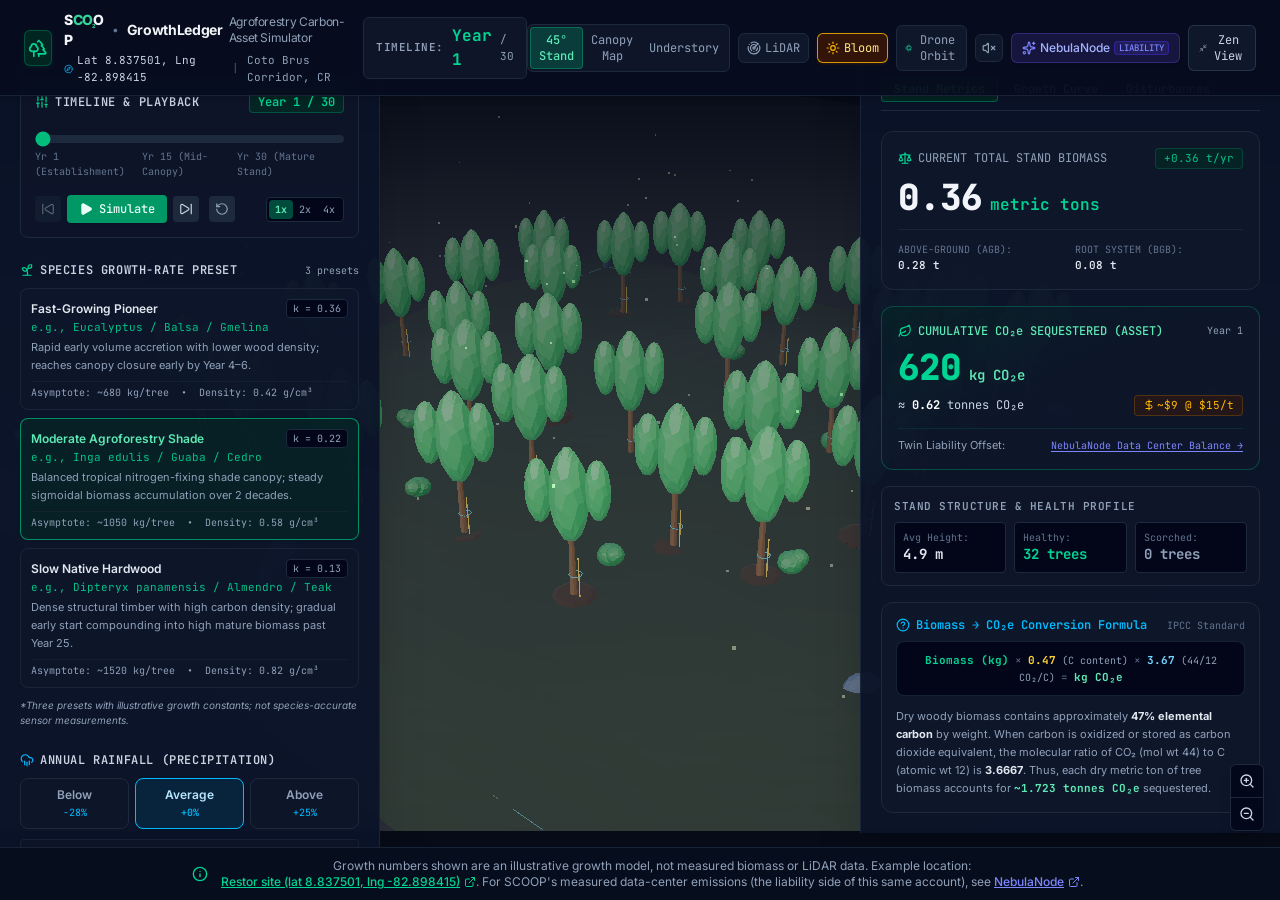
<file: growth-ledger/index.html>
<!doctype html>
<html lang="en" class="dark">
  <head>
    <meta charset="UTF-8" />
    <meta name="viewport" content="width=device-width, initial-scale=1.0" />
    <title>GrowthLedger - Agroforestry Carbon-Asset Simulator</title>
    <meta name="description" content="3D agroforestry carbon-asset simulator for the SCOOP project, modeling multi-year tree biomass growth and CO2e sequestration at tropical restoration sites." />
    <meta property="og:title" content="GrowthLedger - Agroforestry Carbon-Asset Simulator" />
    <meta property="og:description" content="3D agroforestry carbon-asset simulator for the SCOOP project, modeling multi-year tree biomass growth and CO2e sequestration at tropical restoration sites." />
    <meta property="og:type" content="website" />
    <meta name="twitter:card" content="summary_large_image" />
    <link rel="preconnect" href="https://fonts.googleapis.com">
    <link rel="preconnect" href="https://fonts.gstatic.com" crossorigin>
    <link href="https://fonts.googleapis.com/css2?family=Inter:wght@300;400;500;600;700&family=JetBrains+Mono:wght@400;500;600;700&display=swap" rel="stylesheet">
    <script type="module" crossorigin src="/growth-ledger/assets/index-DJq0vVRp.js"></script>
    <link rel="stylesheet" crossorigin href="/growth-ledger/assets/index-DtXATPAX.css">
  </head>
  <body class="bg-[#060b17] text-slate-100 overflow-hidden select-none font-sans antialiased">
    <div id="root"></div>
  </body>
</html>
</file>
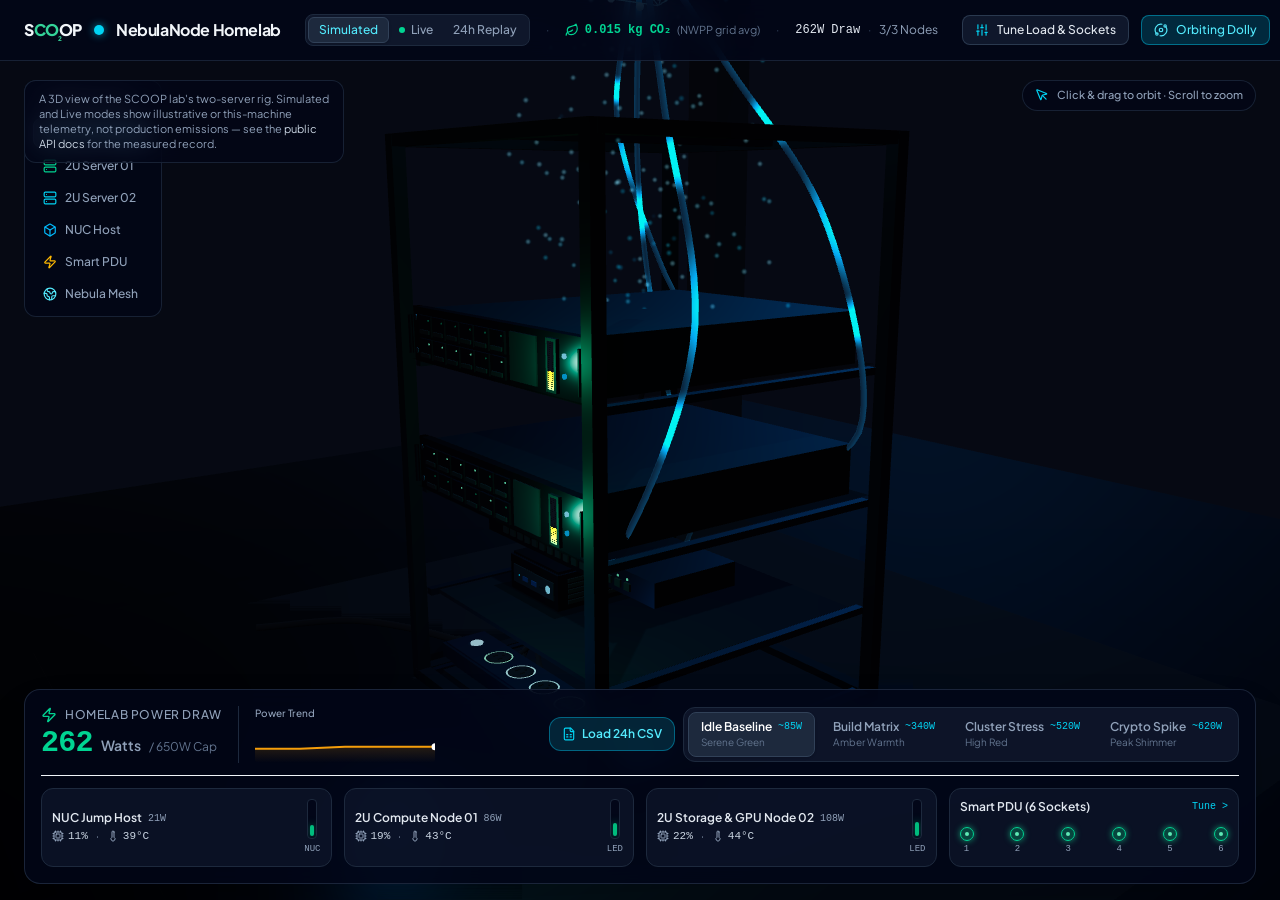
<file: lab-3d-app/index.html>
<!doctype html>
<html lang="en">
  <head>
    <meta charset="UTF-8" />
    <meta name="viewport" content="width=device-width, initial-scale=1.0" />
    <title>NebulaNode - 3D Homelab Data Center</title>
    <meta name="description" content="A compact home-lab data center rendered in stylized low-poly 3D with dynamic server load indicators, smart power telemetry, and an overhead mesh network." />
    <meta property="og:title" content="NebulaNode - 3D Homelab Data Center" />
    <meta property="og:description" content="A compact home-lab data center rendered in stylized low-poly 3D with dynamic server load indicators, smart power telemetry, and an overhead mesh network." />
    <meta property="og:type" content="website" />
    <meta name="twitter:card" content="summary_large_image" />
    <link rel="preconnect" href="https://fonts.googleapis.com" />
    <link rel="preconnect" href="https://fonts.gstatic.com" crossorigin />
    <link href="https://fonts.googleapis.com/css2?family=JetBrains+Mono:wght@400;500;600;700&family=Plus+Jakarta+Sans:wght@400;500;600;700;800&display=swap" rel="stylesheet" />
    <script type="module" crossorigin src="/lab-3d-app/assets/index-2Kly-E8y.js"></script>
    <link rel="stylesheet" crossorigin href="/lab-3d-app/assets/index-80-IdkHi.css">
  </head>
  <body>
    <div id="root"></div>
  </body>
</html>
</file>
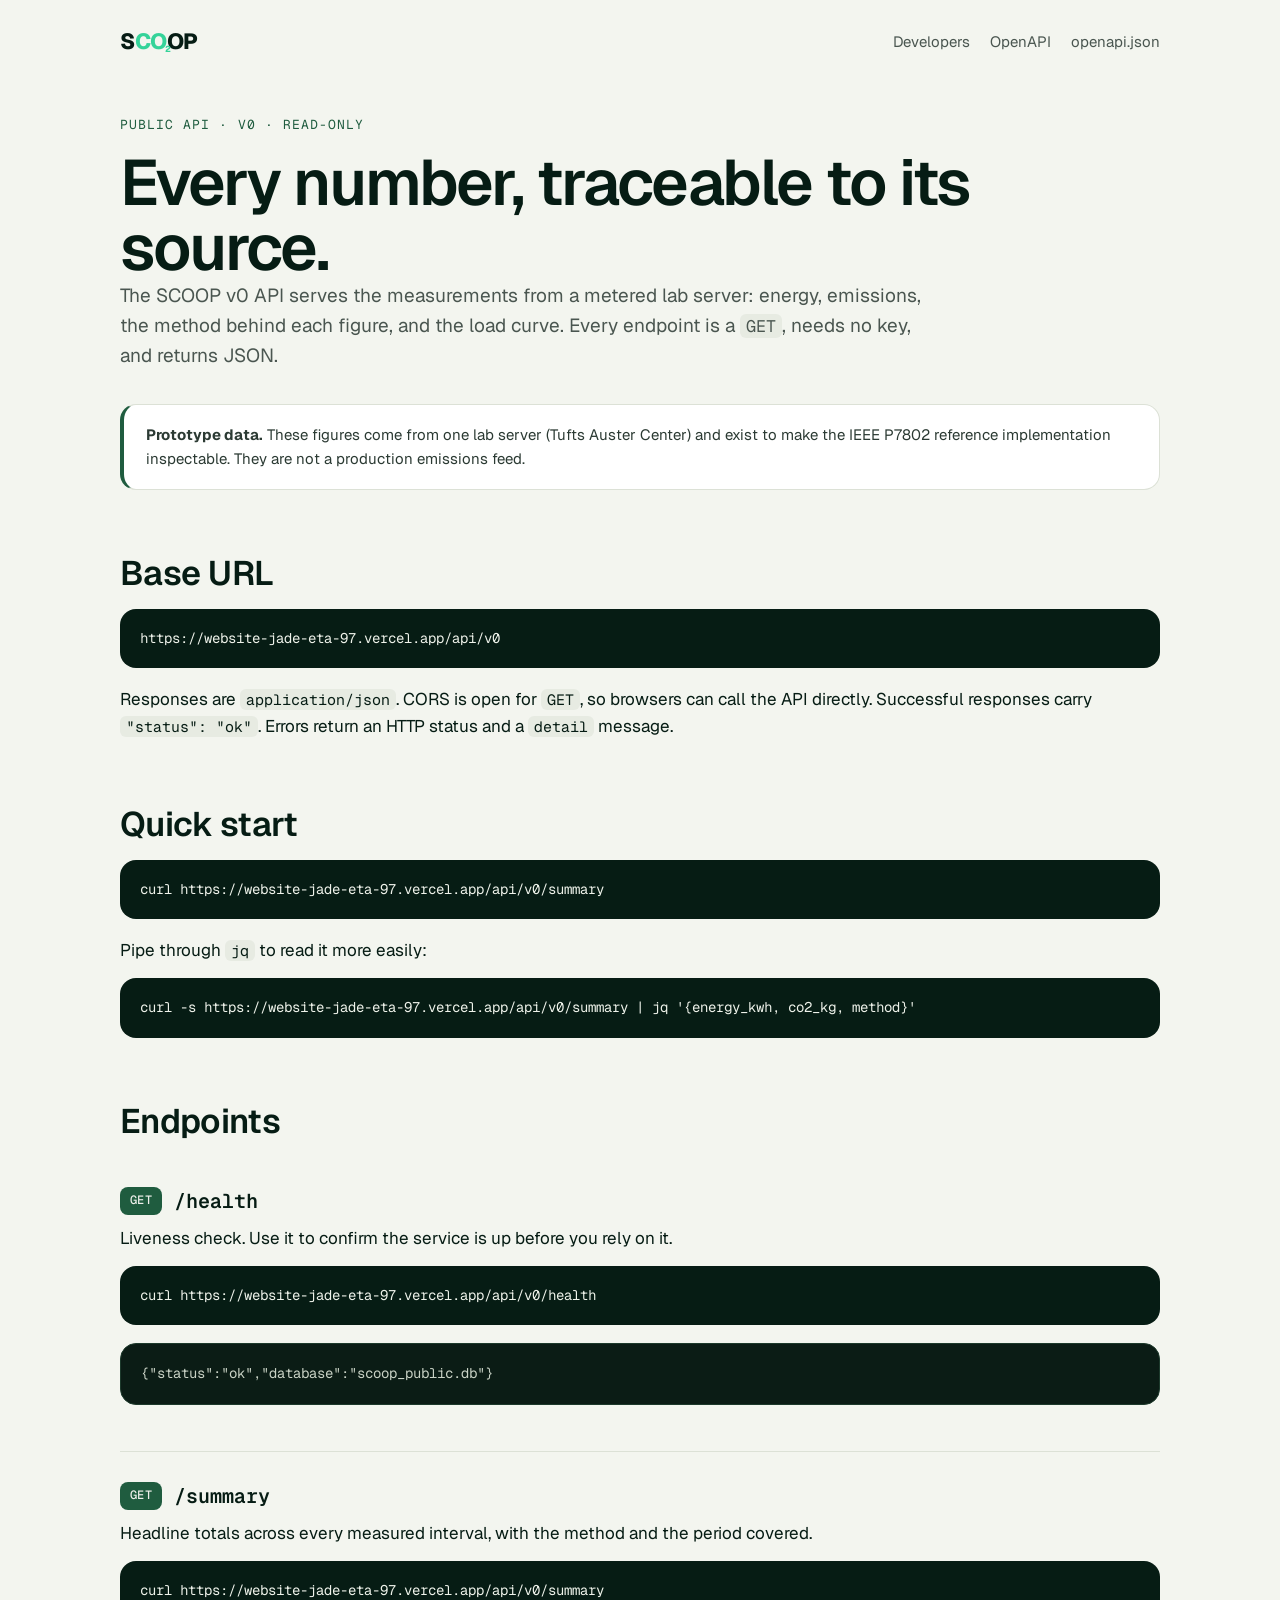
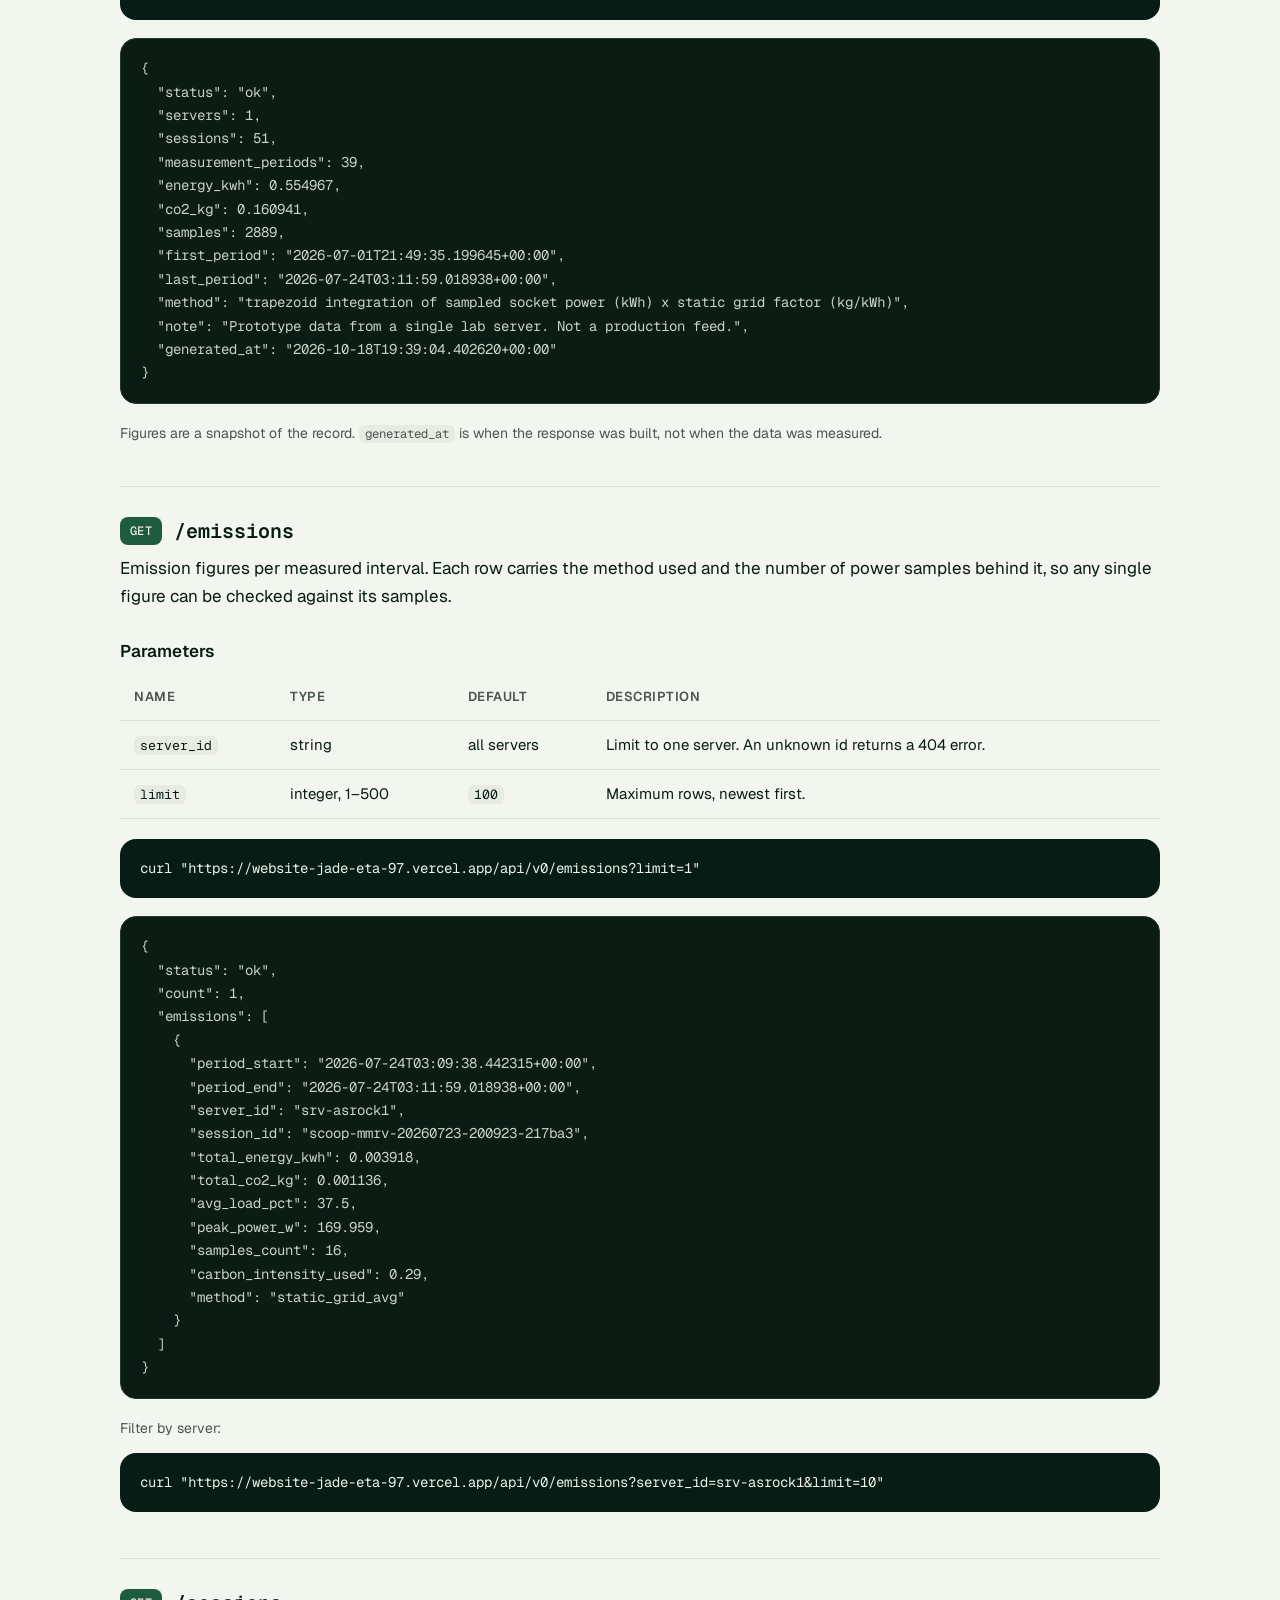
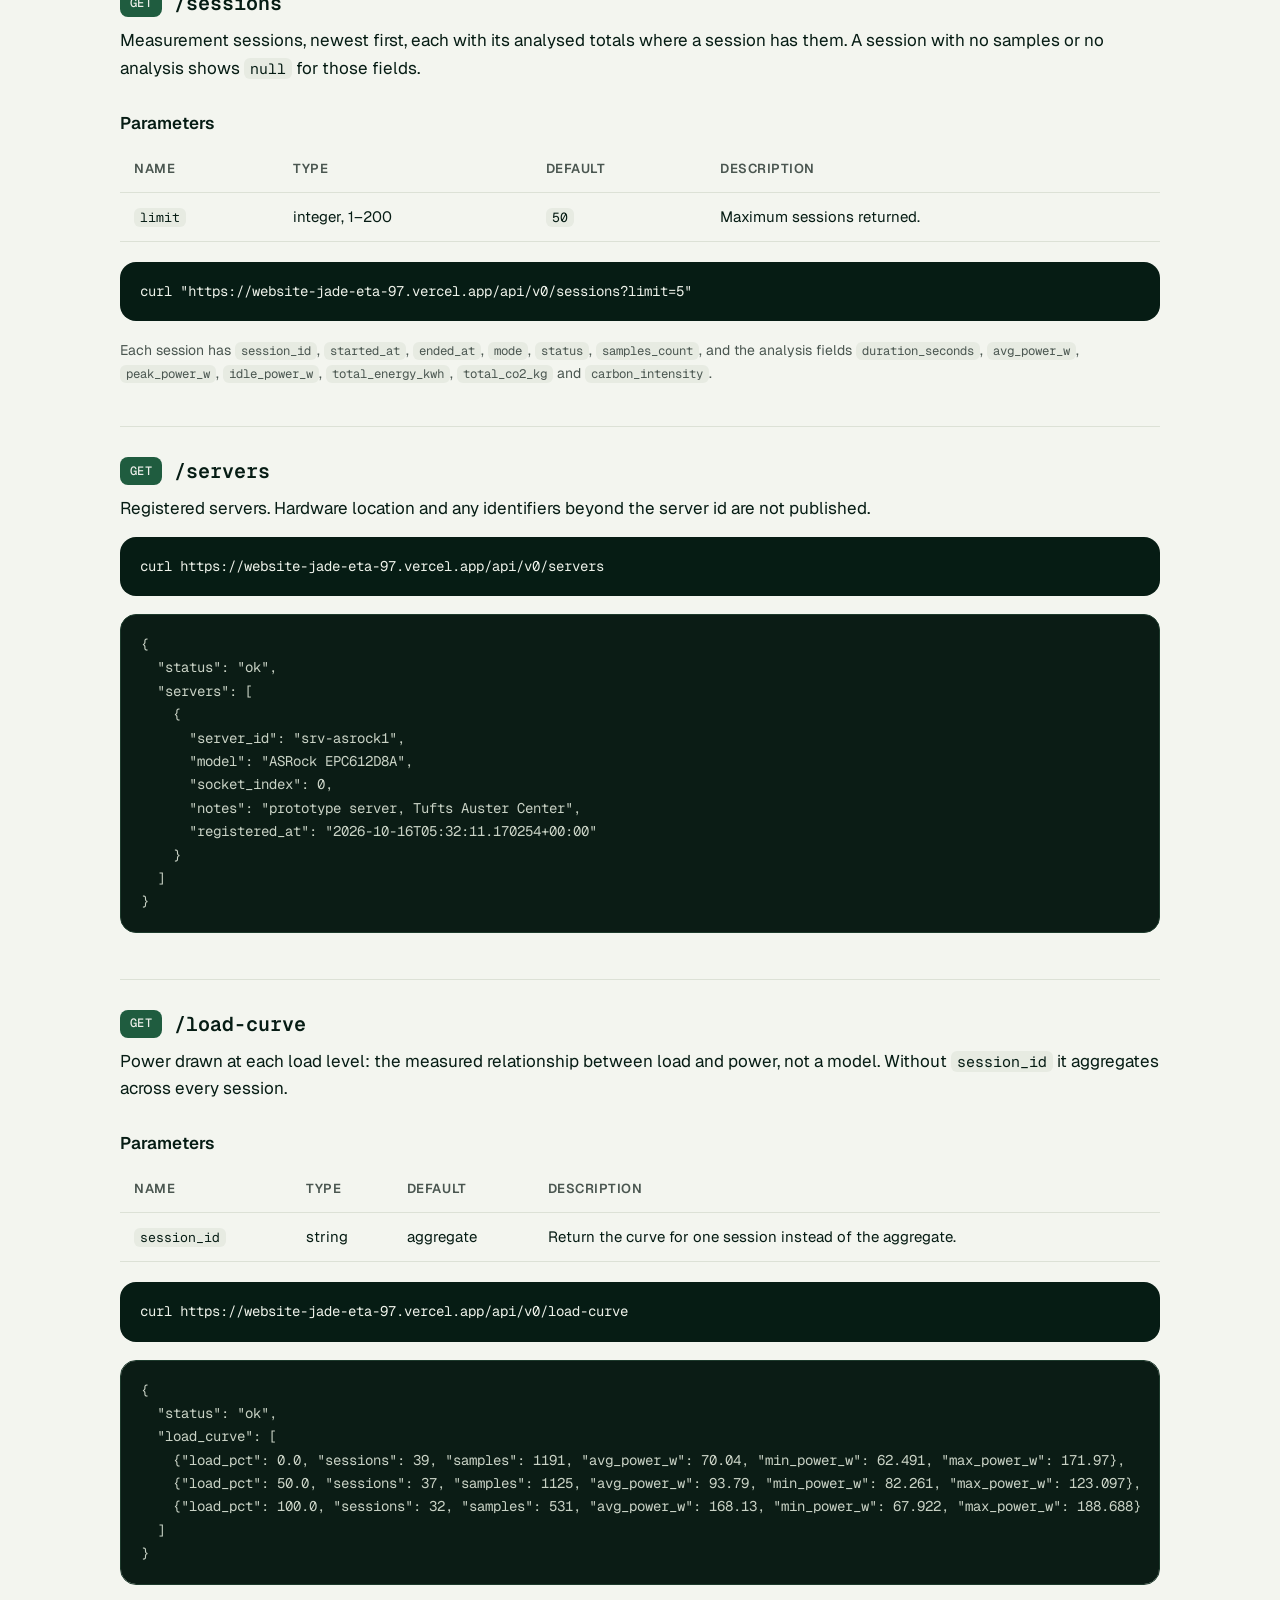
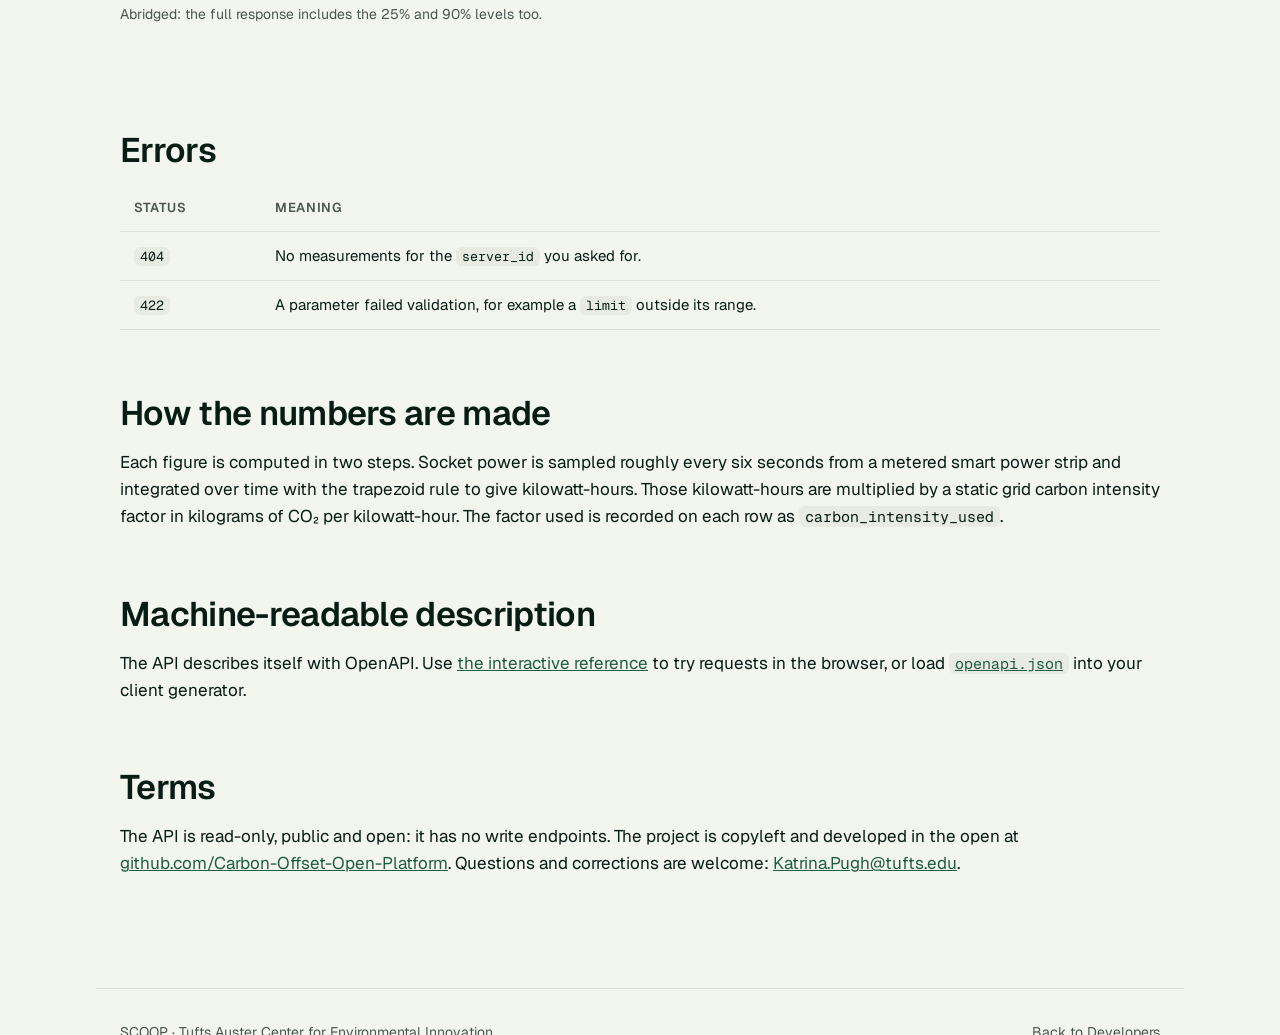
<file: api-docs.html>
<!doctype html>
<html lang="en">
<head>
<meta charset="utf-8">
<meta name="viewport" content="width=device-width, initial-scale=1">
<title>SCOOP public API, v0</title>
<meta name="description" content="Read-only public API for the SCOOP measurement record: curl examples, parameters and response shapes.">
<link rel="canonical" href="https://website-jade-eta-97.vercel.app/api-docs.html">
<meta property="og:title" content="SCOOP public API, v0">
<meta property="og:description" content="Read-only public API for the SCOOP measurement record, with curl examples.">
<meta property="og:image" content="https://website-jade-eta-97.vercel.app/assets/og.png">
<meta name="twitter:card" content="summary_large_image">
<link rel="preconnect" href="https://fonts.googleapis.com">
<link href="https://fonts.googleapis.com/css2?family=Geist:wght@400;500;600;700;800&amp;family=Geist+Mono:wght@400;500&amp;display=swap" rel="stylesheet">
<link rel="stylesheet" href="assets/site.css">
<link rel="icon" type="image/svg+xml" href="favicon.svg">
<meta name="theme-color" content="#061C14">
<style>
.wordmark{font-family:'Geist',system-ui,sans-serif;font-weight:800;letter-spacing:-0.02em;line-height:1;white-space:nowrap}
.wordmark .co{color:#34D399}
.wordmark .o2{position:relative;display:inline-block}
.wordmark .o2 sub{position:absolute;left:-0.14em;bottom:-0.22em;font-size:0.4em;color:#34D399;line-height:1}
.wordmark.on-light{color:#061C14}
</style>
</head>
<body class="dx">
<a class="dx-skip" href="#content">Skip to content</a>

<header class="dx-top">
<a class="dx-brand" href="index.html#top" aria-label="SCOOP home"><span class="wordmark on-light" role="img" aria-label="SCOOP">S<span class="co">CO</span><span class="o2">O<sub>2</sub></span>P</span></a>
<nav aria-label="API">
<a href="index.html#developers">Developers</a>
<a href="/api/docs">OpenAPI</a>
<a href="/api/openapi.json">openapi.json</a>
</nav>
</header>

<main id="content" class="dx-main">

<p class="dx-eyebrow">Public API &middot; v0 &middot; read-only</p>
<h1>Every number, traceable to its source.</h1>
<p class="dx-lede">The SCOOP v0 API serves the measurements from a metered lab server: energy, emissions, the method behind each figure, and the load curve. Every endpoint is a <code>GET</code>, needs no key, and returns JSON.</p>

<div class="dx-callout" role="note">
<strong>Prototype data.</strong> These figures come from one lab server (Tufts Auster Center) and exist to make the IEEE P7802 reference implementation inspectable. They are not a production emissions feed.
</div>

<h2 id="base">Base URL</h2>
<pre tabindex="0" class="dx-code"><code>https://website-jade-eta-97.vercel.app/api/v0</code></pre>
<p>Responses are <code>application/json</code>. CORS is open for <code>GET</code>, so browsers can call the API directly. Successful responses carry <code>"status": "ok"</code>. Errors return an HTTP status and a <code>detail</code> message.</p>

<h2 id="quick">Quick start</h2>
<pre tabindex="0" class="dx-code"><code>curl https://website-jade-eta-97.vercel.app/api/v0/summary</code></pre>
<p>Pipe through <code>jq</code> to read it more easily:</p>
<pre tabindex="0" class="dx-code"><code>curl -s https://website-jade-eta-97.vercel.app/api/v0/summary | jq '{energy_kwh, co2_kg, method}'</code></pre>

<h2 id="endpoints">Endpoints</h2>

<article class="dx-ep" id="health">
<div class="dx-ep-head"><span class="dx-method">GET</span><code>/health</code></div>
<p>Liveness check. Use it to confirm the service is up before you rely on it.</p>
<pre tabindex="0" class="dx-code"><code>curl https://website-jade-eta-97.vercel.app/api/v0/health</code></pre>
<pre tabindex="0" class="dx-code dx-out"><code>{"status":"ok","database":"scoop_public.db"}</code></pre>
</article>

<article class="dx-ep" id="summary">
<div class="dx-ep-head"><span class="dx-method">GET</span><code>/summary</code></div>
<p>Headline totals across every measured interval, with the method and the period covered.</p>
<pre tabindex="0" class="dx-code"><code>curl https://website-jade-eta-97.vercel.app/api/v0/summary</code></pre>
<pre tabindex="0" class="dx-code dx-out"><code>{
  "status": "ok",
  "servers": 1,
  "sessions": 51,
  "measurement_periods": 39,
  "energy_kwh": 0.554967,
  "co2_kg": 0.160941,
  "samples": 2889,
  "first_period": "2026-07-01T21:49:35.199645+00:00",
  "last_period": "2026-07-24T03:11:59.018938+00:00",
  "method": "trapezoid integration of sampled socket power (kWh) x static grid factor (kg/kWh)",
  "note": "Prototype data from a single lab server. Not a production feed.",
  "generated_at": "2026-10-18T19:39:04.402620+00:00"
}</code></pre>
<p class="dx-note">Figures are a snapshot of the record. <code>generated_at</code> is when the response was built, not when the data was measured.</p>
</article>

<article class="dx-ep" id="emissions">
<div class="dx-ep-head"><span class="dx-method">GET</span><code>/emissions</code></div>
<p>Emission figures per measured interval. Each row carries the method used and the number of power samples behind it, so any single figure can be checked against its samples.</p>
<h3>Parameters</h3>
<table class="dx-table">
<thead><tr><th scope="col">Name</th><th scope="col">Type</th><th scope="col">Default</th><th scope="col">Description</th></tr></thead>
<tbody>
<tr><td data-label="Name"><code>server_id</code></td><td data-label="Type">string</td><td data-label="Default">all servers</td><td data-label="Description">Limit to one server. An unknown id returns a 404 error.</td></tr>
<tr><td data-label="Name"><code>limit</code></td><td data-label="Type">integer, 1&ndash;500</td><td data-label="Default"><code>100</code></td><td data-label="Description">Maximum rows, newest first.</td></tr>
</tbody>
</table>
<pre tabindex="0" class="dx-code"><code>curl "https://website-jade-eta-97.vercel.app/api/v0/emissions?limit=1"</code></pre>
<pre tabindex="0" class="dx-code dx-out"><code>{
  "status": "ok",
  "count": 1,
  "emissions": [
    {
      "period_start": "2026-07-24T03:09:38.442315+00:00",
      "period_end": "2026-07-24T03:11:59.018938+00:00",
      "server_id": "srv-asrock1",
      "session_id": "scoop-mmrv-20260723-200923-217ba3",
      "total_energy_kwh": 0.003918,
      "total_co2_kg": 0.001136,
      "avg_load_pct": 37.5,
      "peak_power_w": 169.959,
      "samples_count": 16,
      "carbon_intensity_used": 0.29,
      "method": "static_grid_avg"
    }
  ]
}</code></pre>
<p class="dx-note">Filter by server:</p>
<pre tabindex="0" class="dx-code"><code>curl "https://website-jade-eta-97.vercel.app/api/v0/emissions?server_id=srv-asrock1&amp;limit=10"</code></pre>
</article>

<article class="dx-ep" id="sessions">
<div class="dx-ep-head"><span class="dx-method">GET</span><code>/sessions</code></div>
<p>Measurement sessions, newest first, each with its analysed totals where a session has them. A session with no samples or no analysis shows <code>null</code> for those fields.</p>
<h3>Parameters</h3>
<table class="dx-table">
<thead><tr><th scope="col">Name</th><th scope="col">Type</th><th scope="col">Default</th><th scope="col">Description</th></tr></thead>
<tbody>
<tr><td data-label="Name"><code>limit</code></td><td data-label="Type">integer, 1&ndash;200</td><td data-label="Default"><code>50</code></td><td data-label="Description">Maximum sessions returned.</td></tr>
</tbody>
</table>
<pre tabindex="0" class="dx-code"><code>curl "https://website-jade-eta-97.vercel.app/api/v0/sessions?limit=5"</code></pre>
<p class="dx-note">Each session has <code>session_id</code>, <code>started_at</code>, <code>ended_at</code>, <code>mode</code>, <code>status</code>, <code>samples_count</code>, and the analysis fields <code>duration_seconds</code>, <code>avg_power_w</code>, <code>peak_power_w</code>, <code>idle_power_w</code>, <code>total_energy_kwh</code>, <code>total_co2_kg</code> and <code>carbon_intensity</code>.</p>
</article>

<article class="dx-ep" id="servers">
<div class="dx-ep-head"><span class="dx-method">GET</span><code>/servers</code></div>
<p>Registered servers. Hardware location and any identifiers beyond the server id are not published.</p>
<pre tabindex="0" class="dx-code"><code>curl https://website-jade-eta-97.vercel.app/api/v0/servers</code></pre>
<pre tabindex="0" class="dx-code dx-out"><code>{
  "status": "ok",
  "servers": [
    {
      "server_id": "srv-asrock1",
      "model": "ASRock EPC612D8A",
      "socket_index": 0,
      "notes": "prototype server, Tufts Auster Center",
      "registered_at": "2026-10-16T05:32:11.170254+00:00"
    }
  ]
}</code></pre>
</article>

<article class="dx-ep" id="load-curve">
<div class="dx-ep-head"><span class="dx-method">GET</span><code>/load-curve</code></div>
<p>Power drawn at each load level: the measured relationship between load and power, not a model. Without <code>session_id</code> it aggregates across every session.</p>
<h3>Parameters</h3>
<table class="dx-table">
<thead><tr><th scope="col">Name</th><th scope="col">Type</th><th scope="col">Default</th><th scope="col">Description</th></tr></thead>
<tbody>
<tr><td data-label="Name"><code>session_id</code></td><td data-label="Type">string</td><td data-label="Default">aggregate</td><td data-label="Description">Return the curve for one session instead of the aggregate.</td></tr>
</tbody>
</table>
<pre tabindex="0" class="dx-code"><code>curl https://website-jade-eta-97.vercel.app/api/v0/load-curve</code></pre>
<pre tabindex="0" class="dx-code dx-out"><code>{
  "status": "ok",
  "load_curve": [
    {"load_pct": 0.0, "sessions": 39, "samples": 1191, "avg_power_w": 70.04, "min_power_w": 62.491, "max_power_w": 171.97},
    {"load_pct": 50.0, "sessions": 37, "samples": 1125, "avg_power_w": 93.79, "min_power_w": 82.261, "max_power_w": 123.097},
    {"load_pct": 100.0, "sessions": 32, "samples": 531, "avg_power_w": 168.13, "min_power_w": 67.922, "max_power_w": 188.688}
  ]
}</code></pre>
<p class="dx-note">Abridged: the full response includes the 25% and 90% levels too.</p>
</article>

<h2 id="errors">Errors</h2>
<table class="dx-table">
<thead><tr><th scope="col">Status</th><th scope="col">Meaning</th></tr></thead>
<tbody>
<tr><td data-label="Status"><code>404</code></td><td data-label="Meaning">No measurements for the <code>server_id</code> you asked for.</td></tr>
<tr><td data-label="Status"><code>422</code></td><td data-label="Meaning">A parameter failed validation, for example a <code>limit</code> outside its range.</td></tr>
</tbody>
</table>

<h2 id="method">How the numbers are made</h2>
<p>Each figure is computed in two steps. Socket power is sampled roughly every six seconds from a metered smart power strip and integrated over time with the trapezoid rule to give kilowatt-hours. Those kilowatt-hours are multiplied by a static grid carbon intensity factor in kilograms of CO&#8322; per kilowatt-hour. The factor used is recorded on each row as <code>carbon_intensity_used</code>.</p>

<h2 id="machine">Machine-readable description</h2>
<p>The API describes itself with OpenAPI. Use <a href="/api/docs">the interactive reference</a> to try requests in the browser, or load <a href="/api/openapi.json"><code>openapi.json</code></a> into your client generator.</p>

<h2 id="terms">Terms</h2>
<p>The API is read-only, public and open: it has no write endpoints. The project is copyleft and developed in the open at <a href="https://github.com/Carbon-Offset-Open-Platform">github.com/Carbon-Offset-Open-Platform</a>. Questions and corrections are welcome: <a href="mailto:Katrina.Pugh@tufts.edu">Katrina.Pugh@tufts.edu</a>.</p>

</main>

<footer class="dx-foot">
<span>SCOOP &middot; Tufts Auster Center for Environmental Innovation</span>
<a href="index.html#developers">Back to Developers</a>
</footer>
</body>
</html>
</file>
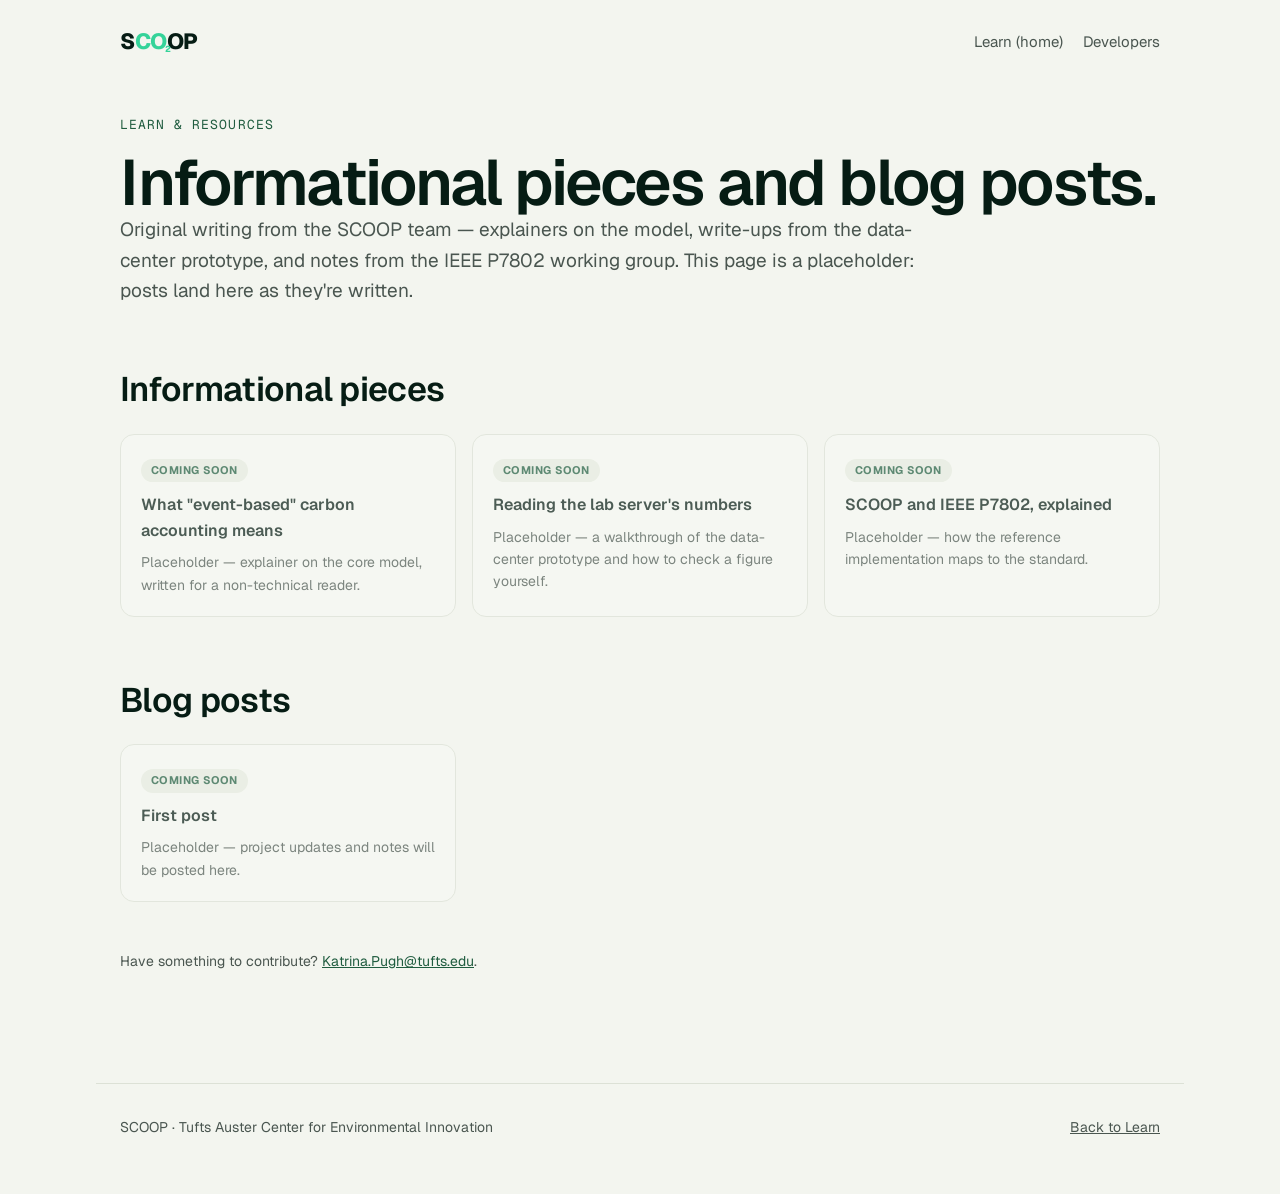
<file: resources.html>
<!doctype html>
<html lang="en">
<head>
<meta charset="utf-8">
<meta name="viewport" content="width=device-width, initial-scale=1">
<title>SCOOP Learn &amp; Resources</title>
<meta name="description" content="SCOOP informational pieces and blog posts on open, event-based carbon accounting.">
<link rel="canonical" href="https://website-jade-eta-97.vercel.app/resources.html">
<meta property="og:title" content="SCOOP Learn &amp; Resources">
<meta property="og:description" content="Informational pieces and blog posts on open, event-based carbon accounting.">
<meta property="og:image" content="https://website-jade-eta-97.vercel.app/assets/og.png">
<meta name="twitter:card" content="summary_large_image">
<link rel="preconnect" href="https://fonts.googleapis.com">
<link href="https://fonts.googleapis.com/css2?family=Geist:wght@400;500;600;700;800&amp;family=Geist+Mono:wght@400;500&amp;display=swap" rel="stylesheet">
<link rel="stylesheet" href="assets/site.css">
<link rel="icon" type="image/svg+xml" href="favicon.svg">
<meta name="theme-color" content="#061C14">
<style>
.res-grid{display:grid;grid-template-columns:repeat(auto-fill,minmax(260px,1fr));gap:16px;margin:24px 0 48px}
.res-card{border:1px solid #DCE1D6;border-radius:14px;padding:20px;background:#F7F9F4}
.res-card h3{margin:0 0 8px;font-size:16px;color:#061C14}
.res-card p{margin:0;font-size:14px;color:#4A5650}
.res-tag{display:inline-block;font-size:11px;font-weight:700;text-transform:uppercase;letter-spacing:.04em;color:#1F5C3F;background:#E7ECE1;border-radius:999px;padding:3px 10px;margin-bottom:10px}
.res-soon{opacity:.7}
.wordmark{font-family:'Geist',system-ui,sans-serif;font-weight:800;letter-spacing:-0.02em;line-height:1;white-space:nowrap}
.wordmark .co{color:#34D399}
.wordmark .o2{position:relative;display:inline-block}
.wordmark .o2 sub{position:absolute;left:-0.14em;bottom:-0.22em;font-size:0.4em;color:#34D399;line-height:1}
.wordmark.on-light{color:#061C14}
</style>
</head>
<body class="dx">
<a class="dx-skip" href="#content">Skip to content</a>

<header class="dx-top">
<a class="dx-brand" href="index.html#top" aria-label="SCOOP home"><span class="wordmark on-light" role="img" aria-label="SCOOP">S<span class="co">CO</span><span class="o2">O<sub>2</sub></span>P</span></a>
<nav aria-label="Resources">
<a href="index.html#learn">Learn (home)</a>
<a href="index.html#developers">Developers</a>
</nav>
</header>

<main id="content" class="dx-main">

<p class="dx-eyebrow">Learn &amp; Resources</p>
<h1>Informational pieces and blog posts.</h1>
<p class="dx-lede">Original writing from the SCOOP team — explainers on the model, write-ups from the data-center prototype, and notes from the IEEE P7802 working group. This page is a placeholder: posts land here as they're written.</p>

<h2 id="informational">Informational pieces</h2>
<div class="res-grid">
<div class="res-card res-soon"><span class="res-tag">Coming soon</span><h3>What "event-based" carbon accounting means</h3><p>Placeholder — explainer on the core model, written for a non-technical reader.</p></div>
<div class="res-card res-soon"><span class="res-tag">Coming soon</span><h3>Reading the lab server's numbers</h3><p>Placeholder — a walkthrough of the data-center prototype and how to check a figure yourself.</p></div>
<div class="res-card res-soon"><span class="res-tag">Coming soon</span><h3>SCOOP and IEEE P7802, explained</h3><p>Placeholder — how the reference implementation maps to the standard.</p></div>
</div>

<h2 id="blog">Blog posts</h2>
<div class="res-grid">
<div class="res-card res-soon"><span class="res-tag">Coming soon</span><h3>First post</h3><p>Placeholder — project updates and notes will be posted here.</p></div>
</div>

<p class="dx-note">Have something to contribute? <a href="mailto:Katrina.Pugh@tufts.edu">Katrina.Pugh@tufts.edu</a>.</p>

</main>

<footer class="dx-foot">
<span>SCOOP &middot; Tufts Auster Center for Environmental Innovation</span>
<a href="index.html#learn">Back to Learn</a>
</footer>
</body>
</html>
</file>
<file: assets/site.css>
/* Site-wide: focus, the get-involved form, and the API docs page. */

/* Focus: a visible ring on every control. Dark sections get the mint ring. */
:focus-visible{outline:3px solid #1F5C3F;outline-offset:3px}
#top :focus-visible,#earth :focus-visible,#join :focus-visible{outline-color:#34D399}
a:focus-visible,button:focus-visible{border-radius:6px}

/* Get involved */
.jn{padding:0 24px 120px}
.jn-panel{max-width:1240px;margin:0 auto;background:#061C14;border-radius:32px;padding:clamp(36px,6vw,80px);display:grid;grid-template-columns:minmax(0,1fr) minmax(0,1.05fr);gap:clamp(32px,5vw,72px);align-items:start}
@media (max-width:860px){.jn-panel{grid-template-columns:minmax(0,1fr)}}
.jn-eyebrow{margin:0;font-family:'Geist Mono',monospace;font-size:12px;letter-spacing:.08em;text-transform:uppercase;color:#34D399}
.jn-intro h2{margin:14px 0 0;font-size:clamp(34px,4.6vw,60px);line-height:1.02;letter-spacing:-.03em;font-weight:600;color:#EDEFEA}
.jn-lede{margin:20px 0 0;max-width:44ch;font-size:17px;line-height:1.55;color:#C9D2C5}
.jn-direct{margin:24px 0 0;font-size:15px;color:#9DB0A5}
.jn-direct a{color:#EDEFEA;text-underline-offset:3px}
.jn-form{display:flex;flex-direction:column;gap:20px;background:#0B1C15;border:1px solid #1D3A2C;border-radius:24px;padding:clamp(20px,3vw,32px)}
.jn-field{display:flex;flex-direction:column;gap:8px;min-width:0;margin:0;padding:0;border:0}
.jn-field>label,.jn-field>legend{padding:0;font-size:14px;font-weight:500;color:#C9D2C5}
.jn-field input:not([type=radio]),.jn-field textarea{width:100%;min-height:52px;padding:14px 16px;border:1px solid transparent;border-radius:14px;background:#F3F5EF;font:inherit;font-size:16px;color:#061C14;transition:border-color .2s,box-shadow .2s}
.jn-field textarea{min-height:112px;resize:vertical}
.jn-field input:not([type=radio]):focus,.jn-field textarea:focus{outline:none;border-color:#34D399;box-shadow:0 0 0 4px rgba(52,211,153,.25)}
.jn-field input[aria-invalid=true]{border-color:#F2B37C;box-shadow:0 0 0 4px rgba(242,179,124,.25)}
.jn-err{margin:0;font-size:13px;color:#F2B37C}
.jn-err:empty{display:none}
.jn-help{margin:0;font-size:13px;color:#8FA097}
.jn-req{color:#34D399}
.jn-opt{font-weight:400;color:#8FA097}
.jn-row{display:grid;grid-template-columns:1fr 1fr;gap:18px}
@media (max-width:560px){.jn-row{grid-template-columns:minmax(0,1fr)}}
.jn-chips{display:flex;flex-wrap:wrap;gap:8px}
.jn-chip{position:relative;cursor:pointer}
.jn-chip input{position:absolute;opacity:0;width:1px;height:1px;margin:0;pointer-events:none}
.jn-chip span{display:inline-flex;align-items:center;min-height:44px;padding:0 16px;border-radius:999px;border:1px solid #2A4A3B;font-size:14px;color:#C9D2C5;transition:background .2s,border-color .2s,color .2s}
.jn-chip:hover span{border-color:#34D399;color:#EDEFEA}
.jn-chip input:checked+span{background:#34D399;border-color:#34D399;color:#061C14;font-weight:600}
.jn-chip input:focus-visible+span{outline:3px solid #34D399;outline-offset:3px}
.jn-actions{display:flex;flex-direction:column;gap:12px;margin-top:4px}
.jn-submit{align-self:flex-start;min-height:54px;padding:0 28px;border:0;border-radius:999px;background:#EDEFEA;font:inherit;font-size:16px;font-weight:600;color:#061C14;cursor:pointer;transition:background .2s}
.jn-submit:hover{background:#34D399}
.jn-status{margin:0;min-height:1.4em;font-size:14px;color:#9DB0A5}
@media (prefers-reduced-motion:reduce){.jn-field input,.jn-field textarea,.jn-chip span,.jn-submit{transition:none}}

/* API docs page (api-docs.html) */
.dx{background:#F3F5EF;color:#061C14;font-family:'Geist',system-ui,sans-serif;font-size:17px;line-height:1.6;margin:0}
.dx a{color:#1F5C3F}
.dx a:hover{color:#061C14}
.dx-skip{position:absolute;left:16px;top:-48px;padding:10px 16px;border-radius:999px;background:#061C14;color:#EEF2EA;z-index:10}
.dx-skip:focus{top:16px}
.dx-top{display:flex;flex-wrap:wrap;align-items:center;justify-content:space-between;gap:16px;max-width:1040px;margin:0 auto;padding:24px 24px 0}
.dx-brand{font-weight:800;font-size:22px;letter-spacing:-.02em;color:#061C14;text-decoration:none}
.dx-top nav{display:flex;flex-wrap:wrap;gap:20px;font-size:15px}
.dx-top nav a{text-decoration:none;color:#4A5650}
.dx-top nav a:hover{color:#061C14}
.dx-main{max-width:1040px;margin:0 auto;padding:56px 24px 96px}
.dx-eyebrow{margin:0;font-family:'Geist Mono',monospace;font-size:13px;letter-spacing:.08em;text-transform:uppercase;color:#1F5C3F}
.dx h1{margin:14px 0 0;font-size:clamp(38px,5.4vw,64px);line-height:1.02;letter-spacing:-.03em;font-weight:600}
.dx-lede{margin:20px 0 0;max-width:62ch;font-size:19px;color:#4A5650}
.dx h2{margin:64px 0 16px;font-size:clamp(26px,3vw,34px);letter-spacing:-.02em;font-weight:600;line-height:1.15}
.dx h3{margin:28px 0 10px;font-size:17px;font-weight:600}
.dx p{margin:0 0 14px}
.dx code{font-family:'Geist Mono',monospace;font-size:.88em;background:#E7EBE2;padding:1px 6px;border-radius:6px}
.dx-callout{margin:32px 0 0;padding:18px 22px;border-radius:16px;background:#FFFFFF;border:1px solid #DCE1D6;border-left:4px solid #1F5C3F;color:#2B3A33;font-size:15px}
.dx-code{margin:12px 0 18px;padding:18px 20px;border-radius:16px;background:#061C14;color:#EEF2EA;overflow-x:auto;font-size:14px;line-height:1.6}
.dx-code code{background:none;padding:0;color:inherit;font-size:inherit;white-space:pre}
.dx-out{background:#0B1C15;border:1px solid #1D3A2C;color:#C9D2C5}
.dx-ep{padding:28px 0;border-top:1px solid #DCE1D6}
.dx-ep:first-of-type{border-top:0}
.dx-ep-head{display:flex;align-items:center;gap:12px;margin-bottom:8px;font-size:20px}
.dx-ep-head code{background:none;padding:0;font-size:20px;font-weight:600}
.dx-method{display:inline-flex;align-items:center;min-height:28px;padding:0 10px;border-radius:8px;background:#1F5C3F;color:#EDEFEA;font-family:'Geist Mono',monospace;font-size:12px;font-weight:500;letter-spacing:.04em}
.dx-note{font-size:14px;color:#4A5650}
.dx-table{width:100%;border-collapse:collapse;margin:8px 0 20px;font-size:15px}
.dx-table th,.dx-table td{padding:12px 14px;border-bottom:1px solid #DCE1D6;text-align:left;vertical-align:top}
.dx-table th{font-size:13px;letter-spacing:.04em;text-transform:uppercase;color:#4A5650;font-weight:600}
.dx-table td code{white-space:nowrap}
.dx-foot{display:flex;flex-wrap:wrap;justify-content:space-between;gap:16px;max-width:1040px;margin:0 auto;padding:32px 24px 56px;border-top:1px solid #DCE1D6;font-size:14px;color:#4A5650}
.dx-foot a{color:#4A5650}
@media (max-width:600px){
.dx-ep-head{font-size:17px}.dx-ep-head code{font-size:17px}
.dx-table thead{position:absolute;width:1px;height:1px;overflow:hidden;clip:rect(0 0 0 0)}
.dx-table,.dx-table tbody,.dx-table tr,.dx-table td{display:block;width:100%}
.dx-table tr{padding:12px 0;border-bottom:1px solid #DCE1D6}
.dx-table td{border:0;padding:4px 0;display:flex;flex-direction:column;gap:2px}
.dx-table td::before{content:attr(data-label);font-size:12px;letter-spacing:.04em;text-transform:uppercase;color:#4A5650;font-weight:600;padding-top:2px}
.dx-table td code{white-space:normal;overflow-wrap:anywhere}
}
</file>
<file: growth-ledger/assets/index-DtXATPAX.css>
/*! tailwindcss v4.3.5 | MIT License | https://tailwindcss.com */
@layer properties{@supports (((-webkit-hyphens:none)) and (not (margin-trim:block))) or ((-moz-orient:inline) and (not (color:rgb(from red r g b)))){*,:before,:after,::backdrop{--tw-translate-x:0;--tw-translate-y:0;--tw-translate-z:0;--tw-space-y-reverse:0;--tw-space-x-reverse:0;--tw-border-style:solid;--tw-gradient-position:initial;--tw-gradient-from:#0000;--tw-gradient-via:#0000;--tw-gradient-to:#0000;--tw-gradient-stops:initial;--tw-gradient-via-stops:initial;--tw-gradient-from-position:0%;--tw-gradient-via-position:50%;--tw-gradient-to-position:100%;--tw-leading:initial;--tw-font-weight:initial;--tw-tracking:initial;--tw-ordinal:initial;--tw-slashed-zero:initial;--tw-numeric-figure:initial;--tw-numeric-spacing:initial;--tw-numeric-fraction:initial;--tw-shadow:0 0 #0000;--tw-shadow-color:initial;--tw-shadow-alpha:100%;--tw-inset-shadow:0 0 #0000;--tw-inset-shadow-color:initial;--tw-inset-shadow-alpha:100%;--tw-ring-color:initial;--tw-ring-shadow:0 0 #0000;--tw-inset-ring-color:initial;--tw-inset-ring-shadow:0 0 #0000;--tw-ring-inset:initial;--tw-ring-offset-width:0px;--tw-ring-offset-color:#fff;--tw-ring-offset-shadow:0 0 #0000;--tw-duration:initial}}}@layer theme{:root,:host{--font-sans:-apple-system, BlinkMacSystemFont, "Segoe UI", Roboto, "Helvetica Neue", "Noto Sans", Arial, sans-serif, "Apple Color Emoji", "Segoe UI Emoji", "Segoe UI Symbol", "Noto Color Emoji";--font-mono:ui-monospace, SFMono-Regular, Menlo, Monaco, Consolas, "Liberation Mono", "Courier New", monospace;--color-red-400:oklch(70.4% .191 22.216);--color-red-500:oklch(63.7% .237 25.331);--color-red-950:oklch(25.8% .092 26.042);--color-amber-50:oklch(98.7% .022 95.277);--color-amber-200:oklch(92.4% .12 95.746);--color-amber-300:oklch(87.9% .169 91.605);--color-amber-400:oklch(82.8% .189 84.429);--color-amber-500:oklch(76.9% .188 70.08);--color-amber-600:oklch(66.6% .179 58.318);--color-amber-900:oklch(41.4% .112 45.904);--color-amber-950:oklch(27.9% .077 45.635);--color-emerald-50:oklch(97.9% .021 166.113);--color-emerald-200:oklch(90.5% .093 164.15);--color-emerald-300:oklch(84.5% .143 164.978);--color-emerald-400:oklch(76.5% .177 163.223);--color-emerald-500:oklch(69.6% .17 162.48);--color-emerald-600:oklch(59.6% .145 163.225);--color-emerald-700:oklch(50.8% .118 165.612);--color-emerald-900:oklch(37.8% .077 168.94);--color-emerald-950:oklch(26.2% .051 172.552);--color-sky-200:oklch(90.1% .058 230.902);--color-sky-300:oklch(82.8% .111 230.318);--color-sky-400:oklch(74.6% .16 232.661);--color-sky-900:oklch(39.1% .09 240.876);--color-sky-950:oklch(29.3% .066 243.157);--color-indigo-200:oklch(87% .065 274.039);--color-indigo-300:oklch(78.5% .115 274.713);--color-indigo-400:oklch(67.3% .182 276.935);--color-indigo-500:oklch(58.5% .233 277.117);--color-indigo-700:oklch(45.7% .24 277.023);--color-indigo-900:oklch(35.9% .144 278.697);--color-indigo-950:oklch(25.7% .09 281.288);--color-slate-100:oklch(96.8% .007 247.896);--color-slate-200:oklch(92.9% .013 255.508);--color-slate-300:oklch(86.9% .022 252.894);--color-slate-400:oklch(70.4% .04 256.788);--color-slate-500:oklch(55.4% .046 257.417);--color-slate-600:oklch(44.6% .043 257.281);--color-slate-700:oklch(37.2% .044 257.287);--color-slate-800:oklch(27.9% .041 260.031);--color-slate-900:oklch(20.8% .042 265.755);--color-slate-950:oklch(12.9% .042 264.695);--color-black:#000;--color-white:#fff;--spacing:.25rem;--container-xl:36rem;--container-2xl:42rem;--container-4xl:56rem;--text-xs:.75rem;--text-xs--line-height:calc(1 / .75);--text-sm:.875rem;--text-sm--line-height:calc(1.25 / .875);--text-base:1rem;--text-base--line-height:calc(1.5 / 1);--text-lg:1.125rem;--text-lg--line-height:calc(1.75 / 1.125);--text-xl:1.25rem;--text-xl--line-height:calc(1.75 / 1.25);--text-3xl:1.875rem;--text-3xl--line-height:calc(2.25 / 1.875);--text-4xl:2.25rem;--text-4xl--line-height:calc(2.5 / 2.25);--font-weight-normal:400;--font-weight-medium:500;--font-weight-semibold:600;--font-weight-bold:700;--font-weight-extrabold:800;--tracking-tight:-.025em;--tracking-wider:.05em;--leading-snug:1.375;--leading-relaxed:1.625;--radius-md:.375rem;--radius-lg:.5rem;--radius-xl:.75rem;--radius-2xl:1rem;--animate-spin:spin 1s linear infinite;--animate-pulse:pulse 2s cubic-bezier(.4, 0, .6, 1) infinite;--default-transition-duration:.15s;--default-transition-timing-function:cubic-bezier(.4, 0, .2, 1);--default-font-family:var(--font-sans);--default-mono-font-family:var(--font-mono)}}@layer base{*,:after,:before,::backdrop{box-sizing:border-box;border:0 solid;margin:0;padding:0}::file-selector-button{box-sizing:border-box;border:0 solid;margin:0;padding:0}html,:host{-webkit-text-size-adjust:100%;tab-size:4;line-height:1.5;font-family:var(--default-font-family,-apple-system, BlinkMacSystemFont, "Segoe UI", Roboto, "Helvetica Neue", "Noto Sans", Arial, sans-serif, "Apple Color Emoji", "Segoe UI Emoji", "Segoe UI Symbol", "Noto Color Emoji");font-feature-settings:var(--default-font-feature-settings,normal);font-variation-settings:var(--default-font-variation-settings,normal);-webkit-tap-highlight-color:transparent}hr{height:0;color:inherit;border-top-width:1px}abbr:where([title]){-webkit-text-decoration:underline dotted;text-decoration:underline dotted}h1,h2,h3,h4,h5,h6{font-size:inherit;font-weight:inherit}a{color:inherit;-webkit-text-decoration:inherit;-webkit-text-decoration:inherit;-webkit-text-decoration:inherit;-webkit-text-decoration:inherit;text-decoration:inherit}b,strong{font-weight:bolder}code,kbd,samp,pre{font-family:var(--default-mono-font-family,ui-monospace, SFMono-Regular, Menlo, Monaco, Consolas, "Liberation Mono", "Courier New", monospace);font-feature-settings:var(--default-mono-font-feature-settings,normal);font-variation-settings:var(--default-mono-font-variation-settings,normal);font-size:1em}small{font-size:80%}sub,sup{vertical-align:baseline;font-size:75%;line-height:0;position:relative}sub{bottom:-.25em}sup{top:-.5em}table{text-indent:0;border-color:inherit;border-collapse:collapse}:-moz-focusring:where(:not(iframe)){outline:auto}progress{vertical-align:baseline}summary{display:list-item}ol,ul,menu{list-style:none}img,svg,video,canvas,audio,iframe,embed,object{vertical-align:middle;display:block}img,video{max-width:100%;height:auto}button,input,select,optgroup,textarea{font:inherit;font-feature-settings:inherit;font-variation-settings:inherit;letter-spacing:inherit;color:inherit;opacity:1;background-color:#0000;border-radius:0}::file-selector-button{font:inherit;font-feature-settings:inherit;font-variation-settings:inherit;letter-spacing:inherit;color:inherit;opacity:1;background-color:#0000;border-radius:0}:where(select:is([multiple],[size])) optgroup{font-weight:bolder}:where(select:is([multiple],[size])) optgroup option{padding-inline-start:20px}::file-selector-button{margin-inline-end:4px}::placeholder{opacity:1}@supports (not ((-webkit-appearance:-apple-pay-button))) or (contain-intrinsic-size:1px){::placeholder{color:currentColor}@supports (color:color-mix(in lab, red, red)){::placeholder{color:color-mix(in oklab, currentcolor 50%, transparent)}}}textarea{resize:vertical}::-webkit-search-decoration{-webkit-appearance:none}::-webkit-date-and-time-value{min-height:1lh;text-align:inherit}::-webkit-datetime-edit{display:inline-flex}::-webkit-datetime-edit-fields-wrapper{padding:0}::-webkit-datetime-edit{padding-block:0}::-webkit-datetime-edit-year-field{padding-block:0}::-webkit-datetime-edit-month-field{padding-block:0}::-webkit-datetime-edit-day-field{padding-block:0}::-webkit-datetime-edit-hour-field{padding-block:0}::-webkit-datetime-edit-minute-field{padding-block:0}::-webkit-datetime-edit-second-field{padding-block:0}::-webkit-datetime-edit-millisecond-field{padding-block:0}::-webkit-datetime-edit-meridiem-field{padding-block:0}::-webkit-calendar-picker-indicator{line-height:1}:-moz-ui-invalid{box-shadow:none}button,input:where([type=button],[type=reset],[type=submit]){appearance:button}::file-selector-button{appearance:button}::-webkit-inner-spin-button{height:auto}::-webkit-outer-spin-button{height:auto}[hidden]:where(:not([hidden=until-found])){display:none!important}:root{--font-mono:"JetBrains Mono", monospace;--font-sans:"Inter", system-ui, -apple-system, sans-serif}}@layer components;@layer utilities{.pointer-events-none{pointer-events:none}.visible{visibility:visible}.absolute{position:absolute}.fixed{position:fixed}.relative{position:relative}.inset-0{inset:0}.inset-x-0{inset-inline:0}.top-0{top:0}.top-\[60px\]{top:60px}.top-\[108px\]{top:108px}.right-0{right:0}.right-4{right:calc(var(--spacing) * 4)}.-bottom-\[0\.22em\]{bottom:-.22em}.bottom-4{bottom:calc(var(--spacing) * 4)}.bottom-12{bottom:calc(var(--spacing) * 12)}.bottom-16{bottom:calc(var(--spacing) * 16)}.bottom-20{bottom:calc(var(--spacing) * 20)}.-left-\[0\.14em\]{left:-.14em}.left-0{left:0}.left-1\/2{left:50%}.left-3{left:calc(var(--spacing) * 3)}.z-0{z-index:0}.z-10{z-index:10}.z-20{z-index:20}.z-30{z-index:30}.z-50{z-index:50}.col-span-4{grid-column:span 4/span 4}.col-span-8{grid-column:span 8/span 8}.container{width:100%}@media (width>=40rem){.container{max-width:40rem}}@media (width>=48rem){.container{max-width:48rem}}@media (width>=64rem){.container{max-width:64rem}}@media (width>=80rem){.container{max-width:80rem}}@media (width>=96rem){.container{max-width:96rem}}.mx-1\.5{margin-inline:calc(var(--spacing) * 1.5)}.mx-auto{margin-inline:auto}.mt-0\.5{margin-top:calc(var(--spacing) * .5)}.mt-1{margin-top:var(--spacing)}.mt-1\.5{margin-top:calc(var(--spacing) * 1.5)}.mt-2{margin-top:calc(var(--spacing) * 2)}.mt-3{margin-top:calc(var(--spacing) * 3)}.mt-4{margin-top:calc(var(--spacing) * 4)}.mt-5{margin-top:calc(var(--spacing) * 5)}.mr-0\.5{margin-right:calc(var(--spacing) * .5)}.mr-1{margin-right:var(--spacing)}.mr-1\.5{margin-right:calc(var(--spacing) * 1.5)}.mb-1{margin-bottom:var(--spacing)}.mb-2{margin-bottom:calc(var(--spacing) * 2)}.ml-0\.5{margin-left:calc(var(--spacing) * .5)}.ml-1{margin-left:var(--spacing)}.ml-1\.5{margin-left:calc(var(--spacing) * 1.5)}.ml-2{margin-left:calc(var(--spacing) * 2)}.block{display:block}.flex{display:flex}.grid{display:grid}.hidden{display:none}.inline{display:inline}.inline-block{display:inline-block}.inline-flex{display:inline-flex}.h-1\.5{height:calc(var(--spacing) * 1.5)}.h-2{height:calc(var(--spacing) * 2)}.h-2\.5{height:calc(var(--spacing) * 2.5)}.h-3{height:calc(var(--spacing) * 3)}.h-3\.5{height:calc(var(--spacing) * 3.5)}.h-4{height:calc(var(--spacing) * 4)}.h-5{height:calc(var(--spacing) * 5)}.h-9{height:calc(var(--spacing) * 9)}.h-20{height:calc(var(--spacing) * 20)}.h-\[calc\(100vh-56px\)\]{height:calc(100vh - 56px)}.h-auto{height:auto}.h-full{height:100%}.h-screen{height:100vh}.max-h-\[calc\(100vh-56px\)\]{max-height:calc(100vh - 56px)}.w-2\.5{width:calc(var(--spacing) * 2.5)}.w-3{width:calc(var(--spacing) * 3)}.w-3\.5{width:calc(var(--spacing) * 3.5)}.w-4{width:calc(var(--spacing) * 4)}.w-5{width:calc(var(--spacing) * 5)}.w-9{width:calc(var(--spacing) * 9)}.w-20{width:calc(var(--spacing) * 20)}.w-\[90vw\]{width:90vw}.w-\[94vw\]{width:94vw}.w-full{width:100%}.w-screen{width:100vw}.max-w-2xl{max-width:var(--container-2xl)}.max-w-4xl{max-width:var(--container-4xl)}.max-w-\[460px\]{max-width:460px}.max-w-xl{max-width:var(--container-xl)}.flex-1{flex:1}.flex-shrink-0{flex-shrink:0}.-translate-x-1\/2{--tw-translate-x:calc(calc(1 / 2 * 100%) * -1);translate:var(--tw-translate-x) var(--tw-translate-y)}.animate-pulse{animation:var(--animate-pulse)}.animate-spin{animation:var(--animate-spin)}.cursor-grab{cursor:grab}.cursor-pointer{cursor:pointer}.resize{resize:both}.appearance-none{appearance:none}.grid-cols-1{grid-template-columns:repeat(1,minmax(0,1fr))}.grid-cols-2{grid-template-columns:repeat(2,minmax(0,1fr))}.grid-cols-3{grid-template-columns:repeat(3,minmax(0,1fr))}.grid-cols-12{grid-template-columns:repeat(12,minmax(0,1fr))}.flex-col{flex-direction:column}.items-baseline{align-items:baseline}.items-center{align-items:center}.justify-between{justify-content:space-between}.justify-center{justify-content:center}.gap-1\.5{gap:calc(var(--spacing) * 1.5)}.gap-2{gap:calc(var(--spacing) * 2)}.gap-3{gap:calc(var(--spacing) * 3)}:where(.space-y-0\.5>:not(:last-child)){--tw-space-y-reverse:0;margin-block-start:calc(calc(var(--spacing) * .5) * var(--tw-space-y-reverse));margin-block-end:calc(calc(var(--spacing) * .5) * calc(1 - var(--tw-space-y-reverse)))}:where(.space-y-1>:not(:last-child)){--tw-space-y-reverse:0;margin-block-start:calc(var(--spacing) * var(--tw-space-y-reverse));margin-block-end:calc(var(--spacing) * calc(1 - var(--tw-space-y-reverse)))}:where(.space-y-1\.5>:not(:last-child)){--tw-space-y-reverse:0;margin-block-start:calc(calc(var(--spacing) * 1.5) * var(--tw-space-y-reverse));margin-block-end:calc(calc(var(--spacing) * 1.5) * calc(1 - var(--tw-space-y-reverse)))}:where(.space-y-2>:not(:last-child)){--tw-space-y-reverse:0;margin-block-start:calc(calc(var(--spacing) * 2) * var(--tw-space-y-reverse));margin-block-end:calc(calc(var(--spacing) * 2) * calc(1 - var(--tw-space-y-reverse)))}:where(.space-y-2\.5>:not(:last-child)){--tw-space-y-reverse:0;margin-block-start:calc(calc(var(--spacing) * 2.5) * var(--tw-space-y-reverse));margin-block-end:calc(calc(var(--spacing) * 2.5) * calc(1 - var(--tw-space-y-reverse)))}:where(.space-y-3>:not(:last-child)){--tw-space-y-reverse:0;margin-block-start:calc(calc(var(--spacing) * 3) * var(--tw-space-y-reverse));margin-block-end:calc(calc(var(--spacing) * 3) * calc(1 - var(--tw-space-y-reverse)))}:where(.space-y-4>:not(:last-child)){--tw-space-y-reverse:0;margin-block-start:calc(calc(var(--spacing) * 4) * var(--tw-space-y-reverse));margin-block-end:calc(calc(var(--spacing) * 4) * calc(1 - var(--tw-space-y-reverse)))}:where(.space-y-5>:not(:last-child)){--tw-space-y-reverse:0;margin-block-start:calc(calc(var(--spacing) * 5) * var(--tw-space-y-reverse));margin-block-end:calc(calc(var(--spacing) * 5) * calc(1 - var(--tw-space-y-reverse)))}:where(.space-y-6>:not(:last-child)){--tw-space-y-reverse:0;margin-block-start:calc(calc(var(--spacing) * 6) * var(--tw-space-y-reverse));margin-block-end:calc(calc(var(--spacing) * 6) * calc(1 - var(--tw-space-y-reverse)))}:where(.space-x-0\.5>:not(:last-child)){--tw-space-x-reverse:0;margin-inline-start:calc(calc(var(--spacing) * .5) * var(--tw-space-x-reverse));margin-inline-end:calc(calc(var(--spacing) * .5) * calc(1 - var(--tw-space-x-reverse)))}:where(.space-x-1>:not(:last-child)){--tw-space-x-reverse:0;margin-inline-start:calc(var(--spacing) * var(--tw-space-x-reverse));margin-inline-end:calc(var(--spacing) * calc(1 - var(--tw-space-x-reverse)))}:where(.space-x-1\.5>:not(:last-child)){--tw-space-x-reverse:0;margin-inline-start:calc(calc(var(--spacing) * 1.5) * var(--tw-space-x-reverse));margin-inline-end:calc(calc(var(--spacing) * 1.5) * calc(1 - var(--tw-space-x-reverse)))}:where(.space-x-2>:not(:last-child)){--tw-space-x-reverse:0;margin-inline-start:calc(calc(var(--spacing) * 2) * var(--tw-space-x-reverse));margin-inline-end:calc(calc(var(--spacing) * 2) * calc(1 - var(--tw-space-x-reverse)))}:where(.space-x-2\.5>:not(:last-child)){--tw-space-x-reverse:0;margin-inline-start:calc(calc(var(--spacing) * 2.5) * var(--tw-space-x-reverse));margin-inline-end:calc(calc(var(--spacing) * 2.5) * calc(1 - var(--tw-space-x-reverse)))}:where(.space-x-3>:not(:last-child)){--tw-space-x-reverse:0;margin-inline-start:calc(calc(var(--spacing) * 3) * var(--tw-space-x-reverse));margin-inline-end:calc(calc(var(--spacing) * 3) * calc(1 - var(--tw-space-x-reverse)))}.overflow-hidden{overflow:hidden}.overflow-visible{overflow:visible}.overflow-x-auto{overflow-x:auto}.overflow-y-auto{overflow-y:auto}.rounded{border-radius:.25rem}.rounded-2xl{border-radius:var(--radius-2xl)}.rounded-full{border-radius:2147483647px}.rounded-lg{border-radius:var(--radius-lg)}.rounded-md{border-radius:var(--radius-md)}.rounded-xl{border-radius:var(--radius-xl)}.border{border-style:var(--tw-border-style);border-width:1px}.border-t{border-top-style:var(--tw-border-style);border-top-width:1px}.border-r{border-right-style:var(--tw-border-style);border-right-width:1px}.border-b{border-bottom-style:var(--tw-border-style);border-bottom-width:1px}.border-l{border-left-style:var(--tw-border-style);border-left-width:1px}.border-amber-400{border-color:var(--color-amber-400)}.border-amber-400\/80{border-color:#fcbb00cc}@supports (color:color-mix(in lab, red, red)){.border-amber-400\/80{border-color:color-mix(in oklab, var(--color-amber-400) 80%, transparent)}}.border-amber-500\/20{border-color:#f99c0033}@supports (color:color-mix(in lab, red, red)){.border-amber-500\/20{border-color:color-mix(in oklab, var(--color-amber-500) 20%, transparent)}}.border-amber-500\/40{border-color:#f99c0066}@supports (color:color-mix(in lab, red, red)){.border-amber-500\/40{border-color:color-mix(in oklab, var(--color-amber-500) 40%, transparent)}}.border-amber-500\/80{border-color:#f99c00cc}@supports (color:color-mix(in lab, red, red)){.border-amber-500\/80{border-color:color-mix(in oklab, var(--color-amber-500) 80%, transparent)}}.border-emerald-400{border-color:var(--color-emerald-400)}.border-emerald-500\/20{border-color:#00bb7f33}@supports (color:color-mix(in lab, red, red)){.border-emerald-500\/20{border-color:color-mix(in oklab, var(--color-emerald-500) 20%, transparent)}}.border-emerald-500\/30{border-color:#00bb7f4d}@supports (color:color-mix(in lab, red, red)){.border-emerald-500\/30{border-color:color-mix(in oklab, var(--color-emerald-500) 30%, transparent)}}.border-emerald-500\/40{border-color:#00bb7f66}@supports (color:color-mix(in lab, red, red)){.border-emerald-500\/40{border-color:color-mix(in oklab, var(--color-emerald-500) 40%, transparent)}}.border-emerald-500\/50{border-color:#00bb7f80}@supports (color:color-mix(in lab, red, red)){.border-emerald-500\/50{border-color:color-mix(in oklab, var(--color-emerald-500) 50%, transparent)}}.border-emerald-500\/70{border-color:#00bb7fb3}@supports (color:color-mix(in lab, red, red)){.border-emerald-500\/70{border-color:color-mix(in oklab, var(--color-emerald-500) 70%, transparent)}}.border-emerald-900\/40{border-color:#004e3b66}@supports (color:color-mix(in lab, red, red)){.border-emerald-900\/40{border-color:color-mix(in oklab, var(--color-emerald-900) 40%, transparent)}}.border-indigo-500\/20{border-color:#625fff33}@supports (color:color-mix(in lab, red, red)){.border-indigo-500\/20{border-color:color-mix(in oklab, var(--color-indigo-500) 20%, transparent)}}.border-indigo-500\/30{border-color:#625fff4d}@supports (color:color-mix(in lab, red, red)){.border-indigo-500\/30{border-color:color-mix(in oklab, var(--color-indigo-500) 30%, transparent)}}.border-indigo-700\/50{border-color:#432dd780}@supports (color:color-mix(in lab, red, red)){.border-indigo-700\/50{border-color:color-mix(in oklab, var(--color-indigo-700) 50%, transparent)}}.border-red-500\/30{border-color:#fb2c364d}@supports (color:color-mix(in lab, red, red)){.border-red-500\/30{border-color:color-mix(in oklab, var(--color-red-500) 30%, transparent)}}.border-sky-400{border-color:var(--color-sky-400)}.border-slate-700{border-color:var(--color-slate-700)}.border-slate-700\/70{border-color:#314158b3}@supports (color:color-mix(in lab, red, red)){.border-slate-700\/70{border-color:color-mix(in oklab, var(--color-slate-700) 70%, transparent)}}.border-slate-700\/80{border-color:#314158cc}@supports (color:color-mix(in lab, red, red)){.border-slate-700\/80{border-color:color-mix(in oklab, var(--color-slate-700) 80%, transparent)}}.border-slate-800{border-color:var(--color-slate-800)}.border-slate-800\/50{border-color:#1d293d80}@supports (color:color-mix(in lab, red, red)){.border-slate-800\/50{border-color:color-mix(in oklab, var(--color-slate-800) 50%, transparent)}}.border-slate-800\/60{border-color:#1d293d99}@supports (color:color-mix(in lab, red, red)){.border-slate-800\/60{border-color:color-mix(in oklab, var(--color-slate-800) 60%, transparent)}}.border-slate-800\/80{border-color:#1d293dcc}@supports (color:color-mix(in lab, red, red)){.border-slate-800\/80{border-color:color-mix(in oklab, var(--color-slate-800) 80%, transparent)}}.bg-\[\#0b1329\]\/90{background-color:oklab(19.2748% -.00241269 -.0461021/.9)}.bg-\[\#0b1329\]\/95{background-color:oklab(19.2748% -.00241269 -.0461021/.95)}.bg-\[\#060b17\]{background-color:#060b17}.bg-\[\#070d1e\]\/90{background-color:oklab(16.353% -.00200535 -.0372322/.9)}.bg-\[\#070d1e\]\/95{background-color:oklab(16.353% -.00200535 -.0372322/.95)}.bg-\[\#070e24\]\/95{background-color:oklab(17.1508% -.00207841 -.0469421/.95)}.bg-\[\#090f24\]{background-color:#090f24}.bg-amber-500\/20{background-color:#f99c0033}@supports (color:color-mix(in lab, red, red)){.bg-amber-500\/20{background-color:color-mix(in oklab, var(--color-amber-500) 20%, transparent)}}.bg-amber-600{background-color:var(--color-amber-600)}.bg-amber-950\/40{background-color:#46190166}@supports (color:color-mix(in lab, red, red)){.bg-amber-950\/40{background-color:color-mix(in oklab, var(--color-amber-950) 40%, transparent)}}.bg-amber-950\/60{background-color:#46190199}@supports (color:color-mix(in lab, red, red)){.bg-amber-950\/60{background-color:color-mix(in oklab, var(--color-amber-950) 60%, transparent)}}.bg-amber-950\/70{background-color:#461901b3}@supports (color:color-mix(in lab, red, red)){.bg-amber-950\/70{background-color:color-mix(in oklab, var(--color-amber-950) 70%, transparent)}}.bg-amber-950\/90{background-color:#461901e6}@supports (color:color-mix(in lab, red, red)){.bg-amber-950\/90{background-color:color-mix(in oklab, var(--color-amber-950) 90%, transparent)}}.bg-black\/75{background-color:#000000bf}@supports (color:color-mix(in lab, red, red)){.bg-black\/75{background-color:color-mix(in oklab, var(--color-black) 75%, transparent)}}.bg-emerald-500{background-color:var(--color-emerald-500)}.bg-emerald-600{background-color:var(--color-emerald-600)}.bg-emerald-600\/30{background-color:#0097674d}@supports (color:color-mix(in lab, red, red)){.bg-emerald-600\/30{background-color:color-mix(in oklab, var(--color-emerald-600) 30%, transparent)}}.bg-emerald-700\/60{background-color:#00795699}@supports (color:color-mix(in lab, red, red)){.bg-emerald-700\/60{background-color:color-mix(in oklab, var(--color-emerald-700) 60%, transparent)}}.bg-emerald-950\/40{background-color:#002c2266}@supports (color:color-mix(in lab, red, red)){.bg-emerald-950\/40{background-color:color-mix(in oklab, var(--color-emerald-950) 40%, transparent)}}.bg-emerald-950\/50{background-color:#002c2280}@supports (color:color-mix(in lab, red, red)){.bg-emerald-950\/50{background-color:color-mix(in oklab, var(--color-emerald-950) 50%, transparent)}}.bg-emerald-950\/60{background-color:#002c2299}@supports (color:color-mix(in lab, red, red)){.bg-emerald-950\/60{background-color:color-mix(in oklab, var(--color-emerald-950) 60%, transparent)}}.bg-emerald-950\/70{background-color:#002c22b3}@supports (color:color-mix(in lab, red, red)){.bg-emerald-950\/70{background-color:color-mix(in oklab, var(--color-emerald-950) 70%, transparent)}}.bg-emerald-950\/80{background-color:#002c22cc}@supports (color:color-mix(in lab, red, red)){.bg-emerald-950\/80{background-color:color-mix(in oklab, var(--color-emerald-950) 80%, transparent)}}.bg-indigo-900\/40{background-color:#312c8566}@supports (color:color-mix(in lab, red, red)){.bg-indigo-900\/40{background-color:color-mix(in oklab, var(--color-indigo-900) 40%, transparent)}}.bg-indigo-950\/40{background-color:#1e1a4d66}@supports (color:color-mix(in lab, red, red)){.bg-indigo-950\/40{background-color:color-mix(in oklab, var(--color-indigo-950) 40%, transparent)}}.bg-indigo-950\/60{background-color:#1e1a4d99}@supports (color:color-mix(in lab, red, red)){.bg-indigo-950\/60{background-color:color-mix(in oklab, var(--color-indigo-950) 60%, transparent)}}.bg-indigo-950\/70{background-color:#1e1a4db3}@supports (color:color-mix(in lab, red, red)){.bg-indigo-950\/70{background-color:color-mix(in oklab, var(--color-indigo-950) 70%, transparent)}}.bg-indigo-950\/80{background-color:#1e1a4dcc}@supports (color:color-mix(in lab, red, red)){.bg-indigo-950\/80{background-color:color-mix(in oklab, var(--color-indigo-950) 80%, transparent)}}.bg-red-500{background-color:var(--color-red-500)}.bg-red-950\/60{background-color:#46080999}@supports (color:color-mix(in lab, red, red)){.bg-red-950\/60{background-color:color-mix(in oklab, var(--color-red-950) 60%, transparent)}}.bg-sky-400{background-color:var(--color-sky-400)}.bg-sky-950\/60{background-color:#052f4a99}@supports (color:color-mix(in lab, red, red)){.bg-sky-950\/60{background-color:color-mix(in oklab, var(--color-sky-950) 60%, transparent)}}.bg-sky-950\/80{background-color:#052f4acc}@supports (color:color-mix(in lab, red, red)){.bg-sky-950\/80{background-color:color-mix(in oklab, var(--color-sky-950) 80%, transparent)}}.bg-slate-800{background-color:var(--color-slate-800)}.bg-slate-900{background-color:var(--color-slate-900)}.bg-slate-900\/40{background-color:#0f172b66}@supports (color:color-mix(in lab, red, red)){.bg-slate-900\/40{background-color:color-mix(in oklab, var(--color-slate-900) 40%, transparent)}}.bg-slate-900\/50{background-color:#0f172b80}@supports (color:color-mix(in lab, red, red)){.bg-slate-900\/50{background-color:color-mix(in oklab, var(--color-slate-900) 50%, transparent)}}.bg-slate-900\/60{background-color:#0f172b99}@supports (color:color-mix(in lab, red, red)){.bg-slate-900\/60{background-color:color-mix(in oklab, var(--color-slate-900) 60%, transparent)}}.bg-slate-900\/80{background-color:#0f172bcc}@supports (color:color-mix(in lab, red, red)){.bg-slate-900\/80{background-color:color-mix(in oklab, var(--color-slate-900) 80%, transparent)}}.bg-slate-900\/90{background-color:#0f172be6}@supports (color:color-mix(in lab, red, red)){.bg-slate-900\/90{background-color:color-mix(in oklab, var(--color-slate-900) 90%, transparent)}}.bg-slate-950{background-color:var(--color-slate-950)}.bg-slate-950\/80{background-color:#020618cc}@supports (color:color-mix(in lab, red, red)){.bg-slate-950\/80{background-color:color-mix(in oklab, var(--color-slate-950) 80%, transparent)}}.bg-slate-950\/90{background-color:#020618e6}@supports (color:color-mix(in lab, red, red)){.bg-slate-950\/90{background-color:color-mix(in oklab, var(--color-slate-950) 90%, transparent)}}.bg-gradient-to-br{--tw-gradient-position:to bottom right in oklab;background-image:linear-gradient(var(--tw-gradient-stops))}.from-emerald-950\/40{--tw-gradient-from:#002c2266}@supports (color:color-mix(in lab, red, red)){.from-emerald-950\/40{--tw-gradient-from:color-mix(in oklab, var(--color-emerald-950) 40%, transparent)}}.from-emerald-950\/40{--tw-gradient-stops:var(--tw-gradient-via-stops,var(--tw-gradient-position), var(--tw-gradient-from) var(--tw-gradient-from-position), var(--tw-gradient-to) var(--tw-gradient-to-position))}.via-slate-900\/80{--tw-gradient-via:#0f172bcc}@supports (color:color-mix(in lab, red, red)){.via-slate-900\/80{--tw-gradient-via:color-mix(in oklab, var(--color-slate-900) 80%, transparent)}}.via-slate-900\/80{--tw-gradient-via-stops:var(--tw-gradient-position), var(--tw-gradient-from) var(--tw-gradient-from-position), var(--tw-gradient-via) var(--tw-gradient-via-position), var(--tw-gradient-to) var(--tw-gradient-to-position);--tw-gradient-stops:var(--tw-gradient-via-stops)}.to-slate-900\/80{--tw-gradient-to:#0f172bcc}@supports (color:color-mix(in lab, red, red)){.to-slate-900\/80{--tw-gradient-to:color-mix(in oklab, var(--color-slate-900) 80%, transparent)}}.to-slate-900\/80{--tw-gradient-stops:var(--tw-gradient-via-stops,var(--tw-gradient-position), var(--tw-gradient-from) var(--tw-gradient-from-position), var(--tw-gradient-to) var(--tw-gradient-to-position))}.fill-current{fill:currentColor}.p-0\.5{padding:calc(var(--spacing) * .5)}.p-1\.5{padding:calc(var(--spacing) * 1.5)}.p-2{padding:calc(var(--spacing) * 2)}.p-2\.5{padding:calc(var(--spacing) * 2.5)}.p-3{padding:calc(var(--spacing) * 3)}.p-3\.5{padding:calc(var(--spacing) * 3.5)}.p-4{padding:calc(var(--spacing) * 4)}.p-6{padding:calc(var(--spacing) * 6)}.px-1{padding-inline:var(--spacing)}.px-1\.5{padding-inline:calc(var(--spacing) * 1.5)}.px-2{padding-inline:calc(var(--spacing) * 2)}.px-2\.5{padding-inline:calc(var(--spacing) * 2.5)}.px-3{padding-inline:calc(var(--spacing) * 3)}.px-4{padding-inline:calc(var(--spacing) * 4)}.py-0\.5{padding-block:calc(var(--spacing) * .5)}.py-1{padding-block:var(--spacing)}.py-1\.5{padding-block:calc(var(--spacing) * 1.5)}.py-2\.5{padding-block:calc(var(--spacing) * 2.5)}.pt-1{padding-top:var(--spacing)}.pt-2{padding-top:calc(var(--spacing) * 2)}.pt-3{padding-top:calc(var(--spacing) * 3)}.pt-4{padding-top:calc(var(--spacing) * 4)}.pt-\[56px\]{padding-top:56px}.pb-2{padding-bottom:calc(var(--spacing) * 2)}.pb-2\.5{padding-bottom:calc(var(--spacing) * 2.5)}.pb-4{padding-bottom:calc(var(--spacing) * 4)}.text-center{text-align:center}.text-left{text-align:left}.font-mono{font-family:var(--font-mono)}.font-sans{font-family:var(--font-sans)}.text-3xl{font-size:var(--text-3xl);line-height:var(--tw-leading,var(--text-3xl--line-height))}.text-base{font-size:var(--text-base);line-height:var(--tw-leading,var(--text-base--line-height))}.text-sm{font-size:var(--text-sm);line-height:var(--tw-leading,var(--text-sm--line-height))}.text-xl{font-size:var(--text-xl);line-height:var(--tw-leading,var(--text-xl--line-height))}.text-xs{font-size:var(--text-xs);line-height:var(--tw-leading,var(--text-xs--line-height))}.text-\[0\.4em\]{font-size:.4em}.text-\[9px\]{font-size:9px}.text-\[10px\]{font-size:10px}.text-\[11px\]{font-size:11px}.leading-none{--tw-leading:1;line-height:1}.leading-relaxed{--tw-leading:var(--leading-relaxed);line-height:var(--leading-relaxed)}.leading-snug{--tw-leading:var(--leading-snug);line-height:var(--leading-snug)}.font-bold{--tw-font-weight:var(--font-weight-bold);font-weight:var(--font-weight-bold)}.font-extrabold{--tw-font-weight:var(--font-weight-extrabold);font-weight:var(--font-weight-extrabold)}.font-medium{--tw-font-weight:var(--font-weight-medium);font-weight:var(--font-weight-medium)}.font-normal{--tw-font-weight:var(--font-weight-normal);font-weight:var(--font-weight-normal)}.font-semibold{--tw-font-weight:var(--font-weight-semibold);font-weight:var(--font-weight-semibold)}.tracking-tight{--tw-tracking:var(--tracking-tight);letter-spacing:var(--tracking-tight)}.tracking-wider{--tw-tracking:var(--tracking-wider);letter-spacing:var(--tracking-wider)}.text-\[\#34D399\]{color:#34d399}.text-amber-50{color:var(--color-amber-50)}.text-amber-200{color:var(--color-amber-200)}.text-amber-300{color:var(--color-amber-300)}.text-amber-400{color:var(--color-amber-400)}.text-amber-400\/90{color:#fcbb00e6}@supports (color:color-mix(in lab, red, red)){.text-amber-400\/90{color:color-mix(in oklab, var(--color-amber-400) 90%, transparent)}}.text-amber-500{color:var(--color-amber-500)}.text-emerald-50{color:var(--color-emerald-50)}.text-emerald-200{color:var(--color-emerald-200)}.text-emerald-300{color:var(--color-emerald-300)}.text-emerald-400{color:var(--color-emerald-400)}.text-emerald-400\/90{color:#00d294e6}@supports (color:color-mix(in lab, red, red)){.text-emerald-400\/90{color:color-mix(in oklab, var(--color-emerald-400) 90%, transparent)}}.text-indigo-300{color:var(--color-indigo-300)}.text-indigo-400{color:var(--color-indigo-400)}.text-red-400{color:var(--color-red-400)}.text-sky-200{color:var(--color-sky-200)}.text-sky-300{color:var(--color-sky-300)}.text-sky-400{color:var(--color-sky-400)}.text-slate-100{color:var(--color-slate-100)}.text-slate-200{color:var(--color-slate-200)}.text-slate-300{color:var(--color-slate-300)}.text-slate-400{color:var(--color-slate-400)}.text-slate-500{color:var(--color-slate-500)}.text-slate-600{color:var(--color-slate-600)}.text-white{color:var(--color-white)}.capitalize{text-transform:capitalize}.uppercase{text-transform:uppercase}.italic{font-style:italic}.tabular-nums{--tw-numeric-spacing:tabular-nums;font-variant-numeric:var(--tw-ordinal, ) var(--tw-slashed-zero, ) var(--tw-numeric-figure, ) var(--tw-numeric-spacing, ) var(--tw-numeric-fraction, )}.no-underline{text-decoration-line:none}.underline{text-decoration-line:underline}.underline-offset-2{text-underline-offset:2px}.antialiased{-webkit-font-smoothing:antialiased;-moz-osx-font-smoothing:grayscale}.accent-emerald-500{accent-color:var(--color-emerald-500)}.shadow-2xl{--tw-shadow:0 25px 50px -12px var(--tw-shadow-color,#00000040);box-shadow:var(--tw-inset-shadow), var(--tw-inset-ring-shadow), var(--tw-ring-offset-shadow), var(--tw-ring-shadow), var(--tw-shadow)}.shadow-lg{--tw-shadow:0 10px 15px -3px var(--tw-shadow-color,#0000001a), 0 4px 6px -4px var(--tw-shadow-color,#0000001a);box-shadow:var(--tw-inset-shadow), var(--tw-inset-ring-shadow), var(--tw-ring-offset-shadow), var(--tw-ring-shadow), var(--tw-shadow)}.shadow-md{--tw-shadow:0 4px 6px -1px var(--tw-shadow-color,#0000001a), 0 2px 4px -2px var(--tw-shadow-color,#0000001a);box-shadow:var(--tw-inset-shadow), var(--tw-inset-ring-shadow), var(--tw-ring-offset-shadow), var(--tw-ring-shadow), var(--tw-shadow)}.shadow-sm{--tw-shadow:0 1px 3px 0 var(--tw-shadow-color,#0000001a), 0 1px 2px -1px var(--tw-shadow-color,#0000001a);box-shadow:var(--tw-inset-shadow), var(--tw-inset-ring-shadow), var(--tw-ring-offset-shadow), var(--tw-ring-shadow), var(--tw-shadow)}.ring{--tw-ring-shadow:var(--tw-ring-inset, ) 0 0 0 calc(1px + var(--tw-ring-offset-width)) var(--tw-ring-color,currentcolor);box-shadow:var(--tw-inset-shadow), var(--tw-inset-ring-shadow), var(--tw-ring-offset-shadow), var(--tw-ring-shadow), var(--tw-shadow)}.shadow-amber-900\/30{--tw-shadow-color:#7b33064d}@supports (color:color-mix(in lab, red, red)){.shadow-amber-900\/30{--tw-shadow-color:color-mix(in oklab, color-mix(in oklab, var(--color-amber-900) 30%, transparent) var(--tw-shadow-alpha), transparent)}}.shadow-emerald-900\/20{--tw-shadow-color:#004e3b33}@supports (color:color-mix(in lab, red, red)){.shadow-emerald-900\/20{--tw-shadow-color:color-mix(in oklab, color-mix(in oklab, var(--color-emerald-900) 20%, transparent) var(--tw-shadow-alpha), transparent)}}.shadow-sky-900\/20{--tw-shadow-color:#024a7033}@supports (color:color-mix(in lab, red, red)){.shadow-sky-900\/20{--tw-shadow-color:color-mix(in oklab, color-mix(in oklab, var(--color-sky-900) 20%, transparent) var(--tw-shadow-alpha), transparent)}}.transition-all{transition-property:all;transition-timing-function:var(--tw-ease,var(--default-transition-timing-function));transition-duration:var(--tw-duration,var(--default-transition-duration))}.transition-colors{transition-property:color,background-color,border-color,outline-color,text-decoration-color,fill,stroke,--tw-gradient-from,--tw-gradient-via,--tw-gradient-to;transition-timing-function:var(--tw-ease,var(--default-transition-timing-function));transition-duration:var(--tw-duration,var(--default-transition-duration))}.duration-200{--tw-duration:.2s;transition-duration:.2s}.select-none{-webkit-user-select:none;user-select:none}@media (hover:hover){.hover\:border-slate-700:hover{border-color:var(--color-slate-700)}.hover\:bg-amber-500:hover{background-color:var(--color-amber-500)}.hover\:bg-emerald-500:hover{background-color:var(--color-emerald-500)}.hover\:bg-indigo-900\/50:hover{background-color:#312c8580}@supports (color:color-mix(in lab, red, red)){.hover\:bg-indigo-900\/50:hover{background-color:color-mix(in oklab, var(--color-indigo-900) 50%, transparent)}}.hover\:bg-sky-950\/50:hover{background-color:#052f4a80}@supports (color:color-mix(in lab, red, red)){.hover\:bg-sky-950\/50:hover{background-color:color-mix(in oklab, var(--color-sky-950) 50%, transparent)}}.hover\:bg-slate-700:hover{background-color:var(--color-slate-700)}.hover\:bg-slate-800:hover{background-color:var(--color-slate-800)}.hover\:text-emerald-300:hover{color:var(--color-emerald-300)}.hover\:text-indigo-200:hover{color:var(--color-indigo-200)}.hover\:text-indigo-300:hover{color:var(--color-indigo-300)}.hover\:text-sky-300:hover{color:var(--color-sky-300)}.hover\:text-slate-200:hover{color:var(--color-slate-200)}.hover\:text-white:hover{color:var(--color-white)}}.focus\:ring-1:focus{--tw-ring-shadow:var(--tw-ring-inset, ) 0 0 0 calc(1px + var(--tw-ring-offset-width)) var(--tw-ring-color,currentcolor);box-shadow:var(--tw-inset-shadow), var(--tw-inset-ring-shadow), var(--tw-ring-offset-shadow), var(--tw-ring-shadow), var(--tw-shadow)}.focus\:ring-emerald-400:focus{--tw-ring-color:var(--color-emerald-400)}.focus\:outline-none:focus{--tw-outline-style:none;outline-style:none}.active\:cursor-grabbing:active{cursor:grabbing}.disabled\:cursor-not-allowed:disabled{cursor:not-allowed}.disabled\:opacity-40:disabled{opacity:.4}@media (width>=40rem){.sm\:inline{display:inline}.sm\:grid-cols-2{grid-template-columns:repeat(2,minmax(0,1fr))}.sm\:grid-cols-3{grid-template-columns:repeat(3,minmax(0,1fr))}.sm\:flex-row{flex-direction:row}:where(.sm\:space-x-2>:not(:last-child)){--tw-space-x-reverse:0;margin-inline-start:calc(calc(var(--spacing) * 2) * var(--tw-space-x-reverse));margin-inline-end:calc(calc(var(--spacing) * 2) * calc(1 - var(--tw-space-x-reverse)))}.sm\:p-5{padding:calc(var(--spacing) * 5)}.sm\:px-2\.5{padding-inline:calc(var(--spacing) * 2.5)}.sm\:px-3{padding-inline:calc(var(--spacing) * 3)}.sm\:px-6{padding-inline:calc(var(--spacing) * 6)}.sm\:py-1\.5{padding-block:calc(var(--spacing) * 1.5)}.sm\:text-4xl{font-size:var(--text-4xl);line-height:var(--tw-leading,var(--text-4xl--line-height))}.sm\:text-base{font-size:var(--text-base);line-height:var(--tw-leading,var(--text-base--line-height))}.sm\:text-lg{font-size:var(--text-lg);line-height:var(--tw-leading,var(--text-lg--line-height))}.sm\:text-sm{font-size:var(--text-sm);line-height:var(--tw-leading,var(--text-sm--line-height))}.sm\:text-xs{font-size:var(--text-xs);line-height:var(--tw-leading,var(--text-xs--line-height))}.sm\:text-\[11px\]{font-size:11px}}@media (width>=48rem){.md\:block{display:block}.md\:hidden{display:none}.md\:inline{display:inline}.md\:w-\[350px\]{width:350px}.md\:w-\[370px\]{width:370px}}@media (width>=64rem){.lg\:flex{display:flex}.lg\:w-\[380px\]{width:380px}.lg\:w-\[420px\]{width:420px}}@media (width>=80rem){.xl\:inline{display:inline}}}.font-mono{font-family:var(--font-mono)}.font-sans{font-family:var(--font-sans)}::-webkit-scrollbar{width:5px;height:5px}::-webkit-scrollbar-track{background:#0a112199}::-webkit-scrollbar-thumb{background:#38bdf840;border-radius:3px}::-webkit-scrollbar-thumb:hover{background:#38bdf873}@property --tw-translate-x{syntax:"*";inherits:false;initial-value:0}@property --tw-translate-y{syntax:"*";inherits:false;initial-value:0}@property --tw-translate-z{syntax:"*";inherits:false;initial-value:0}@property --tw-space-y-reverse{syntax:"*";inherits:false;initial-value:0}@property --tw-space-x-reverse{syntax:"*";inherits:false;initial-value:0}@property --tw-border-style{syntax:"*";inherits:false;initial-value:solid}@property --tw-gradient-position{syntax:"*";inherits:false}@property --tw-gradient-from{syntax:"<color>";inherits:false;initial-value:#0000}@property --tw-gradient-via{syntax:"<color>";inherits:false;initial-value:#0000}@property --tw-gradient-to{syntax:"<color>";inherits:false;initial-value:#0000}@property --tw-gradient-stops{syntax:"*";inherits:false}@property --tw-gradient-via-stops{syntax:"*";inherits:false}@property --tw-gradient-from-position{syntax:"<length-percentage>";inherits:false;initial-value:0%}@property --tw-gradient-via-position{syntax:"<length-percentage>";inherits:false;initial-value:50%}@property --tw-gradient-to-position{syntax:"<length-percentage>";inherits:false;initial-value:100%}@property --tw-leading{syntax:"*";inherits:false}@property --tw-font-weight{syntax:"*";inherits:false}@property --tw-tracking{syntax:"*";inherits:false}@property --tw-ordinal{syntax:"*";inherits:false}@property --tw-slashed-zero{syntax:"*";inherits:false}@property --tw-numeric-figure{syntax:"*";inherits:false}@property --tw-numeric-spacing{syntax:"*";inherits:false}@property --tw-numeric-fraction{syntax:"*";inherits:false}@property --tw-shadow{syntax:"*";inherits:false;initial-value:0 0 #0000}@property --tw-shadow-color{syntax:"*";inherits:false}@property --tw-shadow-alpha{syntax:"<percentage>";inherits:false;initial-value:100%}@property --tw-inset-shadow{syntax:"*";inherits:false;initial-value:0 0 #0000}@property --tw-inset-shadow-color{syntax:"*";inherits:false}@property --tw-inset-shadow-alpha{syntax:"<percentage>";inherits:false;initial-value:100%}@property --tw-ring-color{syntax:"*";inherits:false}@property --tw-ring-shadow{syntax:"*";inherits:false;initial-value:0 0 #0000}@property --tw-inset-ring-color{syntax:"*";inherits:false}@property --tw-inset-ring-shadow{syntax:"*";inherits:false;initial-value:0 0 #0000}@property --tw-ring-inset{syntax:"*";inherits:false}@property --tw-ring-offset-width{syntax:"<length>";inherits:false;initial-value:0}@property --tw-ring-offset-color{syntax:"*";inherits:false;initial-value:#fff}@property --tw-ring-offset-shadow{syntax:"*";inherits:false;initial-value:0 0 #0000}@property --tw-duration{syntax:"*";inherits:false}@keyframes spin{to{transform:rotate(360deg)}}@keyframes pulse{50%{opacity:.5}}
</file>
<file: lab-3d-app/assets/index-80-IdkHi.css>
/*! tailwindcss v4.3.5 | MIT License | https://tailwindcss.com */
@layer properties{@supports (((-webkit-hyphens:none)) and (not (margin-trim:block))) or ((-moz-orient:inline) and (not (color:rgb(from red r g b)))){*,:before,:after,::backdrop{--tw-translate-x:0;--tw-translate-y:0;--tw-translate-z:0;--tw-rotate-x:initial;--tw-rotate-y:initial;--tw-rotate-z:initial;--tw-skew-x:initial;--tw-skew-y:initial;--tw-border-style:solid;--tw-leading:initial;--tw-font-weight:initial;--tw-tracking:initial;--tw-ordinal:initial;--tw-slashed-zero:initial;--tw-numeric-figure:initial;--tw-numeric-spacing:initial;--tw-numeric-fraction:initial;--tw-shadow:0 0 #0000;--tw-shadow-color:initial;--tw-shadow-alpha:100%;--tw-inset-shadow:0 0 #0000;--tw-inset-shadow-color:initial;--tw-inset-shadow-alpha:100%;--tw-ring-color:initial;--tw-ring-shadow:0 0 #0000;--tw-inset-ring-color:initial;--tw-inset-ring-shadow:0 0 #0000;--tw-ring-inset:initial;--tw-ring-offset-width:0px;--tw-ring-offset-color:#fff;--tw-ring-offset-shadow:0 0 #0000;--tw-outline-style:solid;--tw-blur:initial;--tw-brightness:initial;--tw-contrast:initial;--tw-grayscale:initial;--tw-hue-rotate:initial;--tw-invert:initial;--tw-opacity:initial;--tw-saturate:initial;--tw-sepia:initial;--tw-drop-shadow:initial;--tw-drop-shadow-color:initial;--tw-drop-shadow-alpha:100%;--tw-drop-shadow-size:initial;--tw-backdrop-blur:initial;--tw-backdrop-brightness:initial;--tw-backdrop-contrast:initial;--tw-backdrop-grayscale:initial;--tw-backdrop-hue-rotate:initial;--tw-backdrop-invert:initial;--tw-backdrop-opacity:initial;--tw-backdrop-saturate:initial;--tw-backdrop-sepia:initial;--tw-duration:initial}}}@layer theme{:root,:host{--font-sans:-apple-system, BlinkMacSystemFont, "Segoe UI", Roboto, "Helvetica Neue", "Noto Sans", Arial, sans-serif, "Apple Color Emoji", "Segoe UI Emoji", "Segoe UI Symbol", "Noto Color Emoji";--font-mono:ui-monospace, SFMono-Regular, Menlo, Monaco, Consolas, "Liberation Mono", "Courier New", monospace;--color-red-300:oklch(80.8% .114 19.571);--color-red-400:oklch(70.4% .191 22.216);--color-red-500:oklch(63.7% .237 25.331);--color-amber-300:oklch(87.9% .169 91.605);--color-amber-400:oklch(82.8% .189 84.429);--color-amber-500:oklch(76.9% .188 70.08);--color-emerald-300:oklch(84.5% .143 164.978);--color-emerald-400:oklch(76.5% .177 163.223);--color-emerald-500:oklch(69.6% .17 162.48);--color-cyan-300:oklch(86.5% .127 207.078);--color-cyan-400:oklch(78.9% .154 211.53);--color-cyan-500:oklch(71.5% .143 215.221);--color-cyan-700:oklch(52% .105 223.128);--color-cyan-900:oklch(39.8% .07 227.392);--color-cyan-950:oklch(30.2% .056 229.695);--color-sky-400:oklch(74.6% .16 232.661);--color-slate-100:oklch(96.8% .007 247.896);--color-slate-200:oklch(92.9% .013 255.508);--color-slate-300:oklch(86.9% .022 252.894);--color-slate-400:oklch(70.4% .04 256.788);--color-slate-500:oklch(55.4% .046 257.417);--color-slate-600:oklch(44.6% .043 257.281);--color-slate-700:oklch(37.2% .044 257.287);--color-slate-800:oklch(27.9% .041 260.031);--color-slate-900:oklch(20.8% .042 265.755);--color-slate-950:oklch(12.9% .042 264.695);--color-white:#fff;--spacing:.25rem;--container-xs:20rem;--container-2xl:42rem;--container-3xl:48rem;--text-xs:.75rem;--text-xs--line-height:calc(1 / .75);--text-sm:.875rem;--text-sm--line-height:calc(1.25 / .875);--text-base:1rem;--text-base--line-height:calc(1.5 / 1);--text-lg:1.125rem;--text-lg--line-height:calc(1.75 / 1.125);--text-3xl:1.875rem;--text-3xl--line-height:calc(2.25 / 1.875);--font-weight-medium:500;--font-weight-semibold:600;--font-weight-bold:700;--font-weight-extrabold:800;--tracking-tight:-.025em;--tracking-wider:.05em;--leading-snug:1.375;--radius-xs:.125rem;--radius-sm:.25rem;--radius-md:.375rem;--radius-lg:.5rem;--radius-xl:.75rem;--radius-2xl:1rem;--animate-spin:spin 1s linear infinite;--animate-pulse:pulse 2s cubic-bezier(.4, 0, .6, 1) infinite;--blur-md:12px;--default-transition-duration:.15s;--default-transition-timing-function:cubic-bezier(.4, 0, .2, 1);--default-font-family:var(--font-sans);--default-mono-font-family:var(--font-mono)}}@layer base{*,:after,:before,::backdrop{box-sizing:border-box;border:0 solid;margin:0;padding:0}::file-selector-button{box-sizing:border-box;border:0 solid;margin:0;padding:0}html,:host{-webkit-text-size-adjust:100%;tab-size:4;line-height:1.5;font-family:var(--default-font-family,-apple-system, BlinkMacSystemFont, "Segoe UI", Roboto, "Helvetica Neue", "Noto Sans", Arial, sans-serif, "Apple Color Emoji", "Segoe UI Emoji", "Segoe UI Symbol", "Noto Color Emoji");font-feature-settings:var(--default-font-feature-settings,normal);font-variation-settings:var(--default-font-variation-settings,normal);-webkit-tap-highlight-color:transparent}hr{height:0;color:inherit;border-top-width:1px}abbr:where([title]){-webkit-text-decoration:underline dotted;text-decoration:underline dotted}h1,h2,h3,h4,h5,h6{font-size:inherit;font-weight:inherit}a{color:inherit;-webkit-text-decoration:inherit;-webkit-text-decoration:inherit;-webkit-text-decoration:inherit;-webkit-text-decoration:inherit;text-decoration:inherit}b,strong{font-weight:bolder}code,kbd,samp,pre{font-family:var(--default-mono-font-family,ui-monospace, SFMono-Regular, Menlo, Monaco, Consolas, "Liberation Mono", "Courier New", monospace);font-feature-settings:var(--default-mono-font-feature-settings,normal);font-variation-settings:var(--default-mono-font-variation-settings,normal);font-size:1em}small{font-size:80%}sub,sup{vertical-align:baseline;font-size:75%;line-height:0;position:relative}sub{bottom:-.25em}sup{top:-.5em}table{text-indent:0;border-color:inherit;border-collapse:collapse}:-moz-focusring:where(:not(iframe)){outline:auto}progress{vertical-align:baseline}summary{display:list-item}ol,ul,menu{list-style:none}img,svg,video,canvas,audio,iframe,embed,object{vertical-align:middle;display:block}img,video{max-width:100%;height:auto}button,input,select,optgroup,textarea{font:inherit;font-feature-settings:inherit;font-variation-settings:inherit;letter-spacing:inherit;color:inherit;opacity:1;background-color:#0000;border-radius:0}::file-selector-button{font:inherit;font-feature-settings:inherit;font-variation-settings:inherit;letter-spacing:inherit;color:inherit;opacity:1;background-color:#0000;border-radius:0}:where(select:is([multiple],[size])) optgroup{font-weight:bolder}:where(select:is([multiple],[size])) optgroup option{padding-inline-start:20px}::file-selector-button{margin-inline-end:4px}::placeholder{opacity:1}@supports (not ((-webkit-appearance:-apple-pay-button))) or (contain-intrinsic-size:1px){::placeholder{color:currentColor}@supports (color:color-mix(in lab, red, red)){::placeholder{color:color-mix(in oklab, currentcolor 50%, transparent)}}}textarea{resize:vertical}::-webkit-search-decoration{-webkit-appearance:none}::-webkit-date-and-time-value{min-height:1lh;text-align:inherit}::-webkit-datetime-edit{display:inline-flex}::-webkit-datetime-edit-fields-wrapper{padding:0}::-webkit-datetime-edit{padding-block:0}::-webkit-datetime-edit-year-field{padding-block:0}::-webkit-datetime-edit-month-field{padding-block:0}::-webkit-datetime-edit-day-field{padding-block:0}::-webkit-datetime-edit-hour-field{padding-block:0}::-webkit-datetime-edit-minute-field{padding-block:0}::-webkit-datetime-edit-second-field{padding-block:0}::-webkit-datetime-edit-millisecond-field{padding-block:0}::-webkit-datetime-edit-meridiem-field{padding-block:0}::-webkit-calendar-picker-indicator{line-height:1}:-moz-ui-invalid{box-shadow:none}button,input:where([type=button],[type=reset],[type=submit]){appearance:button}::file-selector-button{appearance:button}::-webkit-inner-spin-button{height:auto}::-webkit-outer-spin-button{height:auto}[hidden]:where(:not([hidden=until-found])){display:none!important}body{color:#e2e8f0;-webkit-user-select:none;user-select:none;background-color:#050811;font-family:Plus Jakarta Sans,system-ui,-apple-system,sans-serif;overflow:hidden}code,pre,.font-mono{font-family:JetBrains Mono,monospace}}@layer components;@layer utilities{.pointer-events-none{pointer-events:none}.absolute{position:absolute}.fixed{position:fixed}.relative{position:relative}.inset-0{inset:0}.top-0{top:0}.top-1{top:var(--spacing)}.top-20{top:calc(var(--spacing) * 20)}.right-0{right:0}.right-6{right:calc(var(--spacing) * 6)}.-bottom-\[0\.22em\]{bottom:-.22em}.bottom-0{bottom:0}.bottom-4{bottom:calc(var(--spacing) * 4)}.-left-\[0\.14em\]{left:-.14em}.left-0{left:0}.left-6{left:calc(var(--spacing) * 6)}.z-10{z-index:10}.z-20{z-index:20}.z-50{z-index:50}.container{width:100%}@media (width>=40rem){.container{max-width:40rem}}@media (width>=48rem){.container{max-width:48rem}}@media (width>=64rem){.container{max-width:64rem}}@media (width>=80rem){.container{max-width:80rem}}@media (width>=96rem){.container{max-width:96rem}}.mt-0\.5{margin-top:calc(var(--spacing) * .5)}.mt-1{margin-top:var(--spacing)}.mt-2{margin-top:calc(var(--spacing) * 2)}.mt-3{margin-top:calc(var(--spacing) * 3)}.mt-4{margin-top:calc(var(--spacing) * 4)}.mt-6{margin-top:calc(var(--spacing) * 6)}.mb-3{margin-bottom:calc(var(--spacing) * 3)}.block{display:block}.flex{display:flex}.grid{display:grid}.hidden{display:none}.h-1{height:var(--spacing)}.h-1\.5{height:calc(var(--spacing) * 1.5)}.h-2{height:calc(var(--spacing) * 2)}.h-2\.5{height:calc(var(--spacing) * 2.5)}.h-3{height:calc(var(--spacing) * 3)}.h-3\.5{height:calc(var(--spacing) * 3.5)}.h-4{height:calc(var(--spacing) * 4)}.h-5{height:calc(var(--spacing) * 5)}.h-6{height:calc(var(--spacing) * 6)}.h-8{height:calc(var(--spacing) * 8)}.h-9{height:calc(var(--spacing) * 9)}.h-10{height:calc(var(--spacing) * 10)}.h-full{height:100%}.h-screen{height:100vh}.max-h-\[90vh\]{max-height:90vh}.w-0\.5{width:calc(var(--spacing) * .5)}.w-1{width:var(--spacing)}.w-1\.5{width:calc(var(--spacing) * 1.5)}.w-2\.5{width:calc(var(--spacing) * 2.5)}.w-3{width:calc(var(--spacing) * 3)}.w-3\.5{width:calc(var(--spacing) * 3.5)}.w-4{width:calc(var(--spacing) * 4)}.w-5{width:calc(var(--spacing) * 5)}.w-6{width:calc(var(--spacing) * 6)}.w-8{width:calc(var(--spacing) * 8)}.w-9{width:calc(var(--spacing) * 9)}.w-full{width:100%}.w-screen{width:100vw}.max-w-2xl{max-width:var(--container-2xl)}.max-w-3xl{max-width:var(--container-3xl)}.max-w-\[130px\]{max-width:130px}.max-w-full{max-width:100%}.max-w-xs{max-width:var(--container-xs)}.flex-1{flex:1}.shrink-0{flex-shrink:0}.-translate-x-\[4px\]{--tw-translate-x:calc(4px * -1);translate:var(--tw-translate-x) var(--tw-translate-y)}.-translate-y-1{--tw-translate-y:calc(var(--spacing) * -1);translate:var(--tw-translate-x) var(--tw-translate-y)}.transform{transform:var(--tw-rotate-x, ) var(--tw-rotate-y, ) var(--tw-rotate-z, ) var(--tw-skew-x, ) var(--tw-skew-y, )}.animate-pulse{animation:var(--animate-pulse)}.animate-spin{animation:var(--animate-spin)}.cursor-ew-resize{cursor:ew-resize}.cursor-grab{cursor:grab}.cursor-pointer{cursor:pointer}.resize{resize:both}.grid-cols-1{grid-template-columns:repeat(1,minmax(0,1fr))}.flex-col{flex-direction:column}.flex-wrap{flex-wrap:wrap}.items-baseline{align-items:baseline}.items-center{align-items:center}.items-end{align-items:flex-end}.items-start{align-items:flex-start}.items-stretch{align-items:stretch}.justify-between{justify-content:space-between}.justify-center{justify-content:center}.justify-end{justify-content:flex-end}.gap-0\.5{gap:calc(var(--spacing) * .5)}.gap-1{gap:var(--spacing)}.gap-1\.5{gap:calc(var(--spacing) * 1.5)}.gap-2{gap:calc(var(--spacing) * 2)}.gap-2\.5{gap:calc(var(--spacing) * 2.5)}.gap-3{gap:calc(var(--spacing) * 3)}.gap-4{gap:calc(var(--spacing) * 4)}.gap-6{gap:calc(var(--spacing) * 6)}.gap-\[1px\]{gap:1px}.truncate{text-overflow:ellipsis;white-space:nowrap;overflow:hidden}.overflow-hidden{overflow:hidden}.overflow-y-auto{overflow-y:auto}.rounded{border-radius:.25rem}.rounded-2xl{border-radius:var(--radius-2xl)}.rounded-full{border-radius:2147483647px}.rounded-lg{border-radius:var(--radius-lg)}.rounded-md{border-radius:var(--radius-md)}.rounded-sm{border-radius:var(--radius-sm)}.rounded-xl{border-radius:var(--radius-xl)}.rounded-xs{border-radius:var(--radius-xs)}.rounded-t-\[1px\]{border-top-left-radius:1px;border-top-right-radius:1px}.border{border-style:var(--tw-border-style);border-width:1px}.border-2{border-style:var(--tw-border-style);border-width:2px}.border-t{border-top-style:var(--tw-border-style);border-top-width:1px}.border-b{border-bottom-style:var(--tw-border-style);border-bottom-width:1px}.border-l{border-left-style:var(--tw-border-style);border-left-width:1px}.border-dashed{--tw-border-style:dashed;border-style:dashed}.border-amber-500\/30{border-color:#f99c004d}@supports (color:color-mix(in lab, red, red)){.border-amber-500\/30{border-color:color-mix(in oklab, var(--color-amber-500) 30%, transparent)}}.border-amber-500\/40{border-color:#f99c0066}@supports (color:color-mix(in lab, red, red)){.border-amber-500\/40{border-color:color-mix(in oklab, var(--color-amber-500) 40%, transparent)}}.border-cyan-400{border-color:var(--color-cyan-400)}.border-cyan-500\/30{border-color:#00b7d74d}@supports (color:color-mix(in lab, red, red)){.border-cyan-500\/30{border-color:color-mix(in oklab, var(--color-cyan-500) 30%, transparent)}}.border-cyan-500\/40{border-color:#00b7d766}@supports (color:color-mix(in lab, red, red)){.border-cyan-500\/40{border-color:color-mix(in oklab, var(--color-cyan-500) 40%, transparent)}}.border-cyan-500\/50{border-color:#00b7d780}@supports (color:color-mix(in lab, red, red)){.border-cyan-500\/50{border-color:color-mix(in oklab, var(--color-cyan-500) 50%, transparent)}}.border-cyan-700\/80{border-color:#007492cc}@supports (color:color-mix(in lab, red, red)){.border-cyan-700\/80{border-color:color-mix(in oklab, var(--color-cyan-700) 80%, transparent)}}.border-emerald-400{border-color:var(--color-emerald-400)}.border-emerald-500\/30{border-color:#00bb7f4d}@supports (color:color-mix(in lab, red, red)){.border-emerald-500\/30{border-color:color-mix(in oklab, var(--color-emerald-500) 30%, transparent)}}.border-emerald-500\/40{border-color:#00bb7f66}@supports (color:color-mix(in lab, red, red)){.border-emerald-500\/40{border-color:color-mix(in oklab, var(--color-emerald-500) 40%, transparent)}}.border-red-500\/30{border-color:#fb2c364d}@supports (color:color-mix(in lab, red, red)){.border-red-500\/30{border-color:color-mix(in oklab, var(--color-red-500) 30%, transparent)}}.border-slate-700{border-color:var(--color-slate-700)}.border-slate-700\/80{border-color:#314158cc}@supports (color:color-mix(in lab, red, red)){.border-slate-700\/80{border-color:color-mix(in oklab, var(--color-slate-700) 80%, transparent)}}.border-slate-800{border-color:var(--color-slate-800)}.border-slate-800\/80{border-color:#1d293dcc}@supports (color:color-mix(in lab, red, red)){.border-slate-800\/80{border-color:color-mix(in oklab, var(--color-slate-800) 80%, transparent)}}.border-slate-800\/90{border-color:#1d293de6}@supports (color:color-mix(in lab, red, red)){.border-slate-800\/90{border-color:color-mix(in oklab, var(--color-slate-800) 90%, transparent)}}.border-slate-900{border-color:var(--color-slate-900)}.bg-\[\#050811\]{background-color:#050811}.bg-amber-400{background-color:var(--color-amber-400)}.bg-amber-500{background-color:var(--color-amber-500)}.bg-amber-500\/10{background-color:#f99c001a}@supports (color:color-mix(in lab, red, red)){.bg-amber-500\/10{background-color:color-mix(in oklab, var(--color-amber-500) 10%, transparent)}}.bg-amber-500\/20{background-color:#f99c0033}@supports (color:color-mix(in lab, red, red)){.bg-amber-500\/20{background-color:color-mix(in oklab, var(--color-amber-500) 20%, transparent)}}.bg-amber-500\/30{background-color:#f99c004d}@supports (color:color-mix(in lab, red, red)){.bg-amber-500\/30{background-color:color-mix(in oklab, var(--color-amber-500) 30%, transparent)}}.bg-amber-500\/60{background-color:#f99c0099}@supports (color:color-mix(in lab, red, red)){.bg-amber-500\/60{background-color:color-mix(in oklab, var(--color-amber-500) 60%, transparent)}}.bg-cyan-300{background-color:var(--color-cyan-300)}.bg-cyan-400{background-color:var(--color-cyan-400)}.bg-cyan-500{background-color:var(--color-cyan-500)}.bg-cyan-500\/10{background-color:#00b7d71a}@supports (color:color-mix(in lab, red, red)){.bg-cyan-500\/10{background-color:color-mix(in oklab, var(--color-cyan-500) 10%, transparent)}}.bg-cyan-500\/20{background-color:#00b7d733}@supports (color:color-mix(in lab, red, red)){.bg-cyan-500\/20{background-color:color-mix(in oklab, var(--color-cyan-500) 20%, transparent)}}.bg-cyan-950\/70{background-color:#053345b3}@supports (color:color-mix(in lab, red, red)){.bg-cyan-950\/70{background-color:color-mix(in oklab, var(--color-cyan-950) 70%, transparent)}}.bg-emerald-300{background-color:var(--color-emerald-300)}.bg-emerald-400{background-color:var(--color-emerald-400)}.bg-emerald-500{background-color:var(--color-emerald-500)}.bg-emerald-500\/10{background-color:#00bb7f1a}@supports (color:color-mix(in lab, red, red)){.bg-emerald-500\/10{background-color:color-mix(in oklab, var(--color-emerald-500) 10%, transparent)}}.bg-emerald-500\/20{background-color:#00bb7f33}@supports (color:color-mix(in lab, red, red)){.bg-emerald-500\/20{background-color:color-mix(in oklab, var(--color-emerald-500) 20%, transparent)}}.bg-emerald-500\/30{background-color:#00bb7f4d}@supports (color:color-mix(in lab, red, red)){.bg-emerald-500\/30{background-color:color-mix(in oklab, var(--color-emerald-500) 30%, transparent)}}.bg-emerald-500\/40{background-color:#00bb7f66}@supports (color:color-mix(in lab, red, red)){.bg-emerald-500\/40{background-color:color-mix(in oklab, var(--color-emerald-500) 40%, transparent)}}.bg-emerald-500\/60{background-color:#00bb7f99}@supports (color:color-mix(in lab, red, red)){.bg-emerald-500\/60{background-color:color-mix(in oklab, var(--color-emerald-500) 60%, transparent)}}.bg-red-400{background-color:var(--color-red-400)}.bg-red-500{background-color:var(--color-red-500)}.bg-red-500\/10{background-color:#fb2c361a}@supports (color:color-mix(in lab, red, red)){.bg-red-500\/10{background-color:color-mix(in oklab, var(--color-red-500) 10%, transparent)}}.bg-red-500\/30{background-color:#fb2c364d}@supports (color:color-mix(in lab, red, red)){.bg-red-500\/30{background-color:color-mix(in oklab, var(--color-red-500) 30%, transparent)}}.bg-red-500\/60{background-color:#fb2c3699}@supports (color:color-mix(in lab, red, red)){.bg-red-500\/60{background-color:color-mix(in oklab, var(--color-red-500) 60%, transparent)}}.bg-slate-700{background-color:var(--color-slate-700)}.bg-slate-800{background-color:var(--color-slate-800)}.bg-slate-900{background-color:var(--color-slate-900)}.bg-slate-900\/40{background-color:#0f172b66}@supports (color:color-mix(in lab, red, red)){.bg-slate-900\/40{background-color:color-mix(in oklab, var(--color-slate-900) 40%, transparent)}}.bg-slate-900\/70{background-color:#0f172bb3}@supports (color:color-mix(in lab, red, red)){.bg-slate-900\/70{background-color:color-mix(in oklab, var(--color-slate-900) 70%, transparent)}}.bg-slate-900\/90{background-color:#0f172be6}@supports (color:color-mix(in lab, red, red)){.bg-slate-900\/90{background-color:color-mix(in oklab, var(--color-slate-900) 90%, transparent)}}.bg-slate-950{background-color:var(--color-slate-950)}.bg-slate-950\/30{background-color:#0206184d}@supports (color:color-mix(in lab, red, red)){.bg-slate-950\/30{background-color:color-mix(in oklab, var(--color-slate-950) 30%, transparent)}}.bg-slate-950\/40{background-color:#02061866}@supports (color:color-mix(in lab, red, red)){.bg-slate-950\/40{background-color:color-mix(in oklab, var(--color-slate-950) 40%, transparent)}}.bg-slate-950\/50{background-color:#02061880}@supports (color:color-mix(in lab, red, red)){.bg-slate-950\/50{background-color:color-mix(in oklab, var(--color-slate-950) 50%, transparent)}}.bg-slate-950\/60{background-color:#02061899}@supports (color:color-mix(in lab, red, red)){.bg-slate-950\/60{background-color:color-mix(in oklab, var(--color-slate-950) 60%, transparent)}}.bg-slate-950\/70{background-color:#020618b3}@supports (color:color-mix(in lab, red, red)){.bg-slate-950\/70{background-color:color-mix(in oklab, var(--color-slate-950) 70%, transparent)}}.bg-slate-950\/75{background-color:#020618bf}@supports (color:color-mix(in lab, red, red)){.bg-slate-950\/75{background-color:color-mix(in oklab, var(--color-slate-950) 75%, transparent)}}.bg-slate-950\/80{background-color:#020618cc}@supports (color:color-mix(in lab, red, red)){.bg-slate-950\/80{background-color:color-mix(in oklab, var(--color-slate-950) 80%, transparent)}}.bg-slate-950\/85{background-color:#020618d9}@supports (color:color-mix(in lab, red, red)){.bg-slate-950\/85{background-color:color-mix(in oklab, var(--color-slate-950) 85%, transparent)}}.fill-current{fill:currentColor}.p-0\.5{padding:calc(var(--spacing) * .5)}.p-1{padding:var(--spacing)}.p-1\.5{padding:calc(var(--spacing) * 1.5)}.p-2{padding:calc(var(--spacing) * 2)}.p-2\.5{padding:calc(var(--spacing) * 2.5)}.p-3{padding:calc(var(--spacing) * 3)}.p-4{padding:calc(var(--spacing) * 4)}.p-6{padding:calc(var(--spacing) * 6)}.px-1{padding-inline:var(--spacing)}.px-1\.5{padding-inline:calc(var(--spacing) * 1.5)}.px-2{padding-inline:calc(var(--spacing) * 2)}.px-2\.5{padding-inline:calc(var(--spacing) * 2.5)}.px-3{padding-inline:calc(var(--spacing) * 3)}.px-3\.5{padding-inline:calc(var(--spacing) * 3.5)}.px-4{padding-inline:calc(var(--spacing) * 4)}.px-5{padding-inline:calc(var(--spacing) * 5)}.px-6{padding-inline:calc(var(--spacing) * 6)}.py-0\.5{padding-block:calc(var(--spacing) * .5)}.py-1{padding-block:var(--spacing)}.py-1\.5{padding-block:calc(var(--spacing) * 1.5)}.py-2{padding-block:calc(var(--spacing) * 2)}.py-2\.5{padding-block:calc(var(--spacing) * 2.5)}.py-3\.5{padding-block:calc(var(--spacing) * 3.5)}.pt-1{padding-top:var(--spacing)}.pt-3{padding-top:calc(var(--spacing) * 3)}.pt-4{padding-top:calc(var(--spacing) * 4)}.pt-6{padding-top:calc(var(--spacing) * 6)}.pb-4{padding-bottom:calc(var(--spacing) * 4)}.pl-2{padding-left:calc(var(--spacing) * 2)}.pl-3{padding-left:calc(var(--spacing) * 3)}.pl-4{padding-left:calc(var(--spacing) * 4)}.text-center{text-align:center}.text-left{text-align:left}.text-right{text-align:right}.font-mono{font-family:var(--font-mono)}.text-3xl{font-size:var(--text-3xl);line-height:var(--tw-leading,var(--text-3xl--line-height))}.text-base{font-size:var(--text-base);line-height:var(--tw-leading,var(--text-base--line-height))}.text-lg{font-size:var(--text-lg);line-height:var(--tw-leading,var(--text-lg--line-height))}.text-sm{font-size:var(--text-sm);line-height:var(--tw-leading,var(--text-sm--line-height))}.text-xs{font-size:var(--text-xs);line-height:var(--tw-leading,var(--text-xs--line-height))}.text-\[0\.4em\]{font-size:.4em}.text-\[9px\]{font-size:9px}.text-\[10px\]{font-size:10px}.text-\[11px\]{font-size:11px}.leading-none{--tw-leading:1;line-height:1}.leading-snug{--tw-leading:var(--leading-snug);line-height:var(--leading-snug)}.font-bold{--tw-font-weight:var(--font-weight-bold);font-weight:var(--font-weight-bold)}.font-extrabold{--tw-font-weight:var(--font-weight-extrabold);font-weight:var(--font-weight-extrabold)}.font-medium{--tw-font-weight:var(--font-weight-medium);font-weight:var(--font-weight-medium)}.font-semibold{--tw-font-weight:var(--font-weight-semibold);font-weight:var(--font-weight-semibold)}.tracking-tight{--tw-tracking:var(--tracking-tight);letter-spacing:var(--tracking-tight)}.tracking-wider{--tw-tracking:var(--tracking-wider);letter-spacing:var(--tracking-wider)}.whitespace-nowrap{white-space:nowrap}.text-\[\#34D399\]{color:#34d399}.text-amber-300{color:var(--color-amber-300)}.text-amber-400{color:var(--color-amber-400)}.text-cyan-300{color:var(--color-cyan-300)}.text-cyan-400{color:var(--color-cyan-400)}.text-emerald-300{color:var(--color-emerald-300)}.text-emerald-400{color:var(--color-emerald-400)}.text-red-300{color:var(--color-red-300)}.text-red-400{color:var(--color-red-400)}.text-red-400\/90{color:#ff6568e6}@supports (color:color-mix(in lab, red, red)){.text-red-400\/90{color:color-mix(in oklab, var(--color-red-400) 90%, transparent)}}.text-sky-400{color:var(--color-sky-400)}.text-slate-100{color:var(--color-slate-100)}.text-slate-200{color:var(--color-slate-200)}.text-slate-300{color:var(--color-slate-300)}.text-slate-400{color:var(--color-slate-400)}.text-slate-500{color:var(--color-slate-500)}.text-slate-600{color:var(--color-slate-600)}.text-slate-700{color:var(--color-slate-700)}.text-slate-900{color:var(--color-slate-900)}.text-slate-950{color:var(--color-slate-950)}.text-white{color:var(--color-white)}.uppercase{text-transform:uppercase}.tabular-nums{--tw-numeric-spacing:tabular-nums;font-variant-numeric:var(--tw-ordinal, ) var(--tw-slashed-zero, ) var(--tw-numeric-figure, ) var(--tw-numeric-spacing, ) var(--tw-numeric-fraction, )}.no-underline{text-decoration-line:none}.accent-cyan-400{accent-color:var(--color-cyan-400)}.opacity-0{opacity:0}.opacity-60{opacity:.6}.shadow{--tw-shadow:0 1px 3px 0 var(--tw-shadow-color,#0000001a), 0 1px 2px -1px var(--tw-shadow-color,#0000001a);box-shadow:var(--tw-inset-shadow), var(--tw-inset-ring-shadow), var(--tw-ring-offset-shadow), var(--tw-ring-shadow), var(--tw-shadow)}.shadow-2xl{--tw-shadow:0 25px 50px -12px var(--tw-shadow-color,#00000040);box-shadow:var(--tw-inset-shadow), var(--tw-inset-ring-shadow), var(--tw-ring-offset-shadow), var(--tw-ring-shadow), var(--tw-shadow)}.shadow-\[0_0_6px_rgba\(16\,185\,129\,0\.8\)\]{--tw-shadow:0 0 6px var(--tw-shadow-color,#10b981cc);box-shadow:var(--tw-inset-shadow), var(--tw-inset-ring-shadow), var(--tw-ring-offset-shadow), var(--tw-ring-shadow), var(--tw-shadow)}.shadow-\[0_0_8px_rgba\(6\,182\,212\,0\.8\)\]{--tw-shadow:0 0 8px var(--tw-shadow-color,#06b6d4cc);box-shadow:var(--tw-inset-shadow), var(--tw-inset-ring-shadow), var(--tw-ring-offset-shadow), var(--tw-ring-shadow), var(--tw-shadow)}.shadow-\[0_0_8px_rgba\(6\,182\,212\,1\)\]{--tw-shadow:0 0 8px var(--tw-shadow-color,#06b6d4);box-shadow:var(--tw-inset-shadow), var(--tw-inset-ring-shadow), var(--tw-ring-offset-shadow), var(--tw-ring-shadow), var(--tw-shadow)}.shadow-\[0_0_8px_rgba\(16\,185\,129\,0\.7\)\]{--tw-shadow:0 0 8px var(--tw-shadow-color,#10b981b3);box-shadow:var(--tw-inset-shadow), var(--tw-inset-ring-shadow), var(--tw-ring-offset-shadow), var(--tw-ring-shadow), var(--tw-shadow)}.shadow-\[0_0_8px_rgba\(16\,185\,129\,0\.8\)\]{--tw-shadow:0 0 8px var(--tw-shadow-color,#10b981cc);box-shadow:var(--tw-inset-shadow), var(--tw-inset-ring-shadow), var(--tw-ring-offset-shadow), var(--tw-ring-shadow), var(--tw-shadow)}.shadow-\[0_0_8px_rgba\(239\,68\,68\,0\.7\)\]{--tw-shadow:0 0 8px var(--tw-shadow-color,#ef4444b3);box-shadow:var(--tw-inset-shadow), var(--tw-inset-ring-shadow), var(--tw-ring-offset-shadow), var(--tw-ring-shadow), var(--tw-shadow)}.shadow-\[0_0_8px_rgba\(239\,68\,68\,0\.8\)\]{--tw-shadow:0 0 8px var(--tw-shadow-color,#ef4444cc);box-shadow:var(--tw-inset-shadow), var(--tw-inset-ring-shadow), var(--tw-ring-offset-shadow), var(--tw-ring-shadow), var(--tw-shadow)}.shadow-\[0_0_8px_rgba\(245\,158\,11\,0\.7\)\]{--tw-shadow:0 0 8px var(--tw-shadow-color,#f59e0bb3);box-shadow:var(--tw-inset-shadow), var(--tw-inset-ring-shadow), var(--tw-ring-offset-shadow), var(--tw-ring-shadow), var(--tw-shadow)}.shadow-\[0_0_8px_rgba\(245\,158\,11\,0\.8\)\]{--tw-shadow:0 0 8px var(--tw-shadow-color,#f59e0bcc);box-shadow:var(--tw-inset-shadow), var(--tw-inset-ring-shadow), var(--tw-ring-offset-shadow), var(--tw-ring-shadow), var(--tw-shadow)}.shadow-\[0_0_10px_rgba\(6\,182\,212\,0\.4\)\]{--tw-shadow:0 0 10px var(--tw-shadow-color,#06b6d466);box-shadow:var(--tw-inset-shadow), var(--tw-inset-ring-shadow), var(--tw-ring-offset-shadow), var(--tw-ring-shadow), var(--tw-shadow)}.shadow-lg{--tw-shadow:0 10px 15px -3px var(--tw-shadow-color,#0000001a), 0 4px 6px -4px var(--tw-shadow-color,#0000001a);box-shadow:var(--tw-inset-shadow), var(--tw-inset-ring-shadow), var(--tw-ring-offset-shadow), var(--tw-ring-shadow), var(--tw-shadow)}.shadow-md{--tw-shadow:0 4px 6px -1px var(--tw-shadow-color,#0000001a), 0 2px 4px -2px var(--tw-shadow-color,#0000001a);box-shadow:var(--tw-inset-shadow), var(--tw-inset-ring-shadow), var(--tw-ring-offset-shadow), var(--tw-ring-shadow), var(--tw-shadow)}.shadow-sm{--tw-shadow:0 1px 3px 0 var(--tw-shadow-color,#0000001a), 0 1px 2px -1px var(--tw-shadow-color,#0000001a);box-shadow:var(--tw-inset-shadow), var(--tw-inset-ring-shadow), var(--tw-ring-offset-shadow), var(--tw-ring-shadow), var(--tw-shadow)}.ring,.ring-1{--tw-ring-shadow:var(--tw-ring-inset, ) 0 0 0 calc(1px + var(--tw-ring-offset-width)) var(--tw-ring-color,currentcolor);box-shadow:var(--tw-inset-shadow), var(--tw-inset-ring-shadow), var(--tw-ring-offset-shadow), var(--tw-ring-shadow), var(--tw-shadow)}.shadow-cyan-500\/20{--tw-shadow-color:#00b7d733}@supports (color:color-mix(in lab, red, red)){.shadow-cyan-500\/20{--tw-shadow-color:color-mix(in oklab, color-mix(in oklab, var(--color-cyan-500) 20%, transparent) var(--tw-shadow-alpha), transparent)}}.ring-white{--tw-ring-color:var(--color-white)}.outline{outline-style:var(--tw-outline-style);outline-width:1px}.invert{--tw-invert:invert(100%);filter:var(--tw-blur, ) var(--tw-brightness, ) var(--tw-contrast, ) var(--tw-grayscale, ) var(--tw-hue-rotate, ) var(--tw-invert, ) var(--tw-saturate, ) var(--tw-sepia, ) var(--tw-drop-shadow, )}.backdrop-blur-md{--tw-backdrop-blur:blur(var(--blur-md));-webkit-backdrop-filter:var(--tw-backdrop-blur, ) var(--tw-backdrop-brightness, ) var(--tw-backdrop-contrast, ) var(--tw-backdrop-grayscale, ) var(--tw-backdrop-hue-rotate, ) var(--tw-backdrop-invert, ) var(--tw-backdrop-opacity, ) var(--tw-backdrop-saturate, ) var(--tw-backdrop-sepia, );backdrop-filter:var(--tw-backdrop-blur, ) var(--tw-backdrop-brightness, ) var(--tw-backdrop-contrast, ) var(--tw-backdrop-grayscale, ) var(--tw-backdrop-hue-rotate, ) var(--tw-backdrop-invert, ) var(--tw-backdrop-opacity, ) var(--tw-backdrop-saturate, ) var(--tw-backdrop-sepia, )}.transition-all{transition-property:all;transition-timing-function:var(--tw-ease,var(--default-transition-timing-function));transition-duration:var(--tw-duration,var(--default-transition-duration))}.transition-colors{transition-property:color,background-color,border-color,outline-color,text-decoration-color,fill,stroke,--tw-gradient-from,--tw-gradient-via,--tw-gradient-to;transition-timing-function:var(--tw-ease,var(--default-transition-timing-function));transition-duration:var(--tw-duration,var(--default-transition-duration))}.duration-150{--tw-duration:.15s;transition-duration:.15s}.duration-300{--tw-duration:.3s;transition-duration:.3s}.select-none{-webkit-user-select:none;user-select:none}@media (hover:hover){:is(:where(.group):hover .group-hover\:text-cyan-300){color:var(--color-cyan-300)}:is(:where(.group):hover .group-hover\:brightness-125){--tw-brightness:brightness(125%);filter:var(--tw-blur, ) var(--tw-brightness, ) var(--tw-contrast, ) var(--tw-grayscale, ) var(--tw-hue-rotate, ) var(--tw-invert, ) var(--tw-saturate, ) var(--tw-sepia, ) var(--tw-drop-shadow, )}.hover\:border-cyan-500:hover{border-color:var(--color-cyan-500)}.hover\:border-cyan-500\/50:hover{border-color:#00b7d780}@supports (color:color-mix(in lab, red, red)){.hover\:border-cyan-500\/50:hover{border-color:color-mix(in oklab, var(--color-cyan-500) 50%, transparent)}}.hover\:border-slate-700:hover{border-color:var(--color-slate-700)}.hover\:bg-amber-500\/30:hover{background-color:#f99c004d}@supports (color:color-mix(in lab, red, red)){.hover\:bg-amber-500\/30:hover{background-color:color-mix(in oklab, var(--color-amber-500) 30%, transparent)}}.hover\:bg-cyan-300:hover{background-color:var(--color-cyan-300)}.hover\:bg-cyan-400:hover{background-color:var(--color-cyan-400)}.hover\:bg-cyan-500\/30:hover{background-color:#00b7d74d}@supports (color:color-mix(in lab, red, red)){.hover\:bg-cyan-500\/30:hover{background-color:color-mix(in oklab, var(--color-cyan-500) 30%, transparent)}}.hover\:bg-cyan-900\/80:hover{background-color:#104e64cc}@supports (color:color-mix(in lab, red, red)){.hover\:bg-cyan-900\/80:hover{background-color:color-mix(in oklab, var(--color-cyan-900) 80%, transparent)}}.hover\:bg-emerald-500\/30:hover{background-color:#00bb7f4d}@supports (color:color-mix(in lab, red, red)){.hover\:bg-emerald-500\/30:hover{background-color:color-mix(in oklab, var(--color-emerald-500) 30%, transparent)}}.hover\:bg-slate-700:hover{background-color:var(--color-slate-700)}.hover\:bg-slate-800:hover{background-color:var(--color-slate-800)}.hover\:bg-slate-900\/80:hover{background-color:#0f172bcc}@supports (color:color-mix(in lab, red, red)){.hover\:bg-slate-900\/80:hover{background-color:color-mix(in oklab, var(--color-slate-900) 80%, transparent)}}.hover\:text-cyan-300:hover{color:var(--color-cyan-300)}.hover\:text-cyan-400:hover{color:var(--color-cyan-400)}.hover\:text-slate-100:hover{color:var(--color-slate-100)}.hover\:text-slate-200:hover{color:var(--color-slate-200)}.hover\:text-white:hover{color:var(--color-white)}}.focus\:border-cyan-500:focus{border-color:var(--color-cyan-500)}.focus\:outline-none:focus{--tw-outline-style:none;outline-style:none}.active\:cursor-grabbing:active{cursor:grabbing}.disabled\:cursor-not-allowed:disabled{cursor:not-allowed}.disabled\:opacity-30:disabled{opacity:.3}.disabled\:opacity-40:disabled{opacity:.4}@media (width>=40rem){.sm\:flex{display:flex}.sm\:inline{display:inline}.sm\:grid-cols-2{grid-template-columns:repeat(2,minmax(0,1fr))}}@media (width>=48rem){.md\:flex{display:flex}.md\:grid-cols-3{grid-template-columns:repeat(3,minmax(0,1fr))}.md\:grid-cols-4{grid-template-columns:repeat(4,minmax(0,1fr))}}@media (width>=64rem){.lg\:flex{display:flex}}@media (width>=80rem){.xl\:flex-row{flex-direction:row}.xl\:items-center{align-items:center}}}::-webkit-scrollbar{width:5px;height:5px}::-webkit-scrollbar-track{background:#0f172a99}::-webkit-scrollbar-thumb{background:#334155cc;border-radius:4px}::-webkit-scrollbar-thumb:hover{background:#64748be6}@property --tw-translate-x{syntax:"*";inherits:false;initial-value:0}@property --tw-translate-y{syntax:"*";inherits:false;initial-value:0}@property --tw-translate-z{syntax:"*";inherits:false;initial-value:0}@property --tw-rotate-x{syntax:"*";inherits:false}@property --tw-rotate-y{syntax:"*";inherits:false}@property --tw-rotate-z{syntax:"*";inherits:false}@property --tw-skew-x{syntax:"*";inherits:false}@property --tw-skew-y{syntax:"*";inherits:false}@property --tw-border-style{syntax:"*";inherits:false;initial-value:solid}@property --tw-leading{syntax:"*";inherits:false}@property --tw-font-weight{syntax:"*";inherits:false}@property --tw-tracking{syntax:"*";inherits:false}@property --tw-ordinal{syntax:"*";inherits:false}@property --tw-slashed-zero{syntax:"*";inherits:false}@property --tw-numeric-figure{syntax:"*";inherits:false}@property --tw-numeric-spacing{syntax:"*";inherits:false}@property --tw-numeric-fraction{syntax:"*";inherits:false}@property --tw-shadow{syntax:"*";inherits:false;initial-value:0 0 #0000}@property --tw-shadow-color{syntax:"*";inherits:false}@property --tw-shadow-alpha{syntax:"<percentage>";inherits:false;initial-value:100%}@property --tw-inset-shadow{syntax:"*";inherits:false;initial-value:0 0 #0000}@property --tw-inset-shadow-color{syntax:"*";inherits:false}@property --tw-inset-shadow-alpha{syntax:"<percentage>";inherits:false;initial-value:100%}@property --tw-ring-color{syntax:"*";inherits:false}@property --tw-ring-shadow{syntax:"*";inherits:false;initial-value:0 0 #0000}@property --tw-inset-ring-color{syntax:"*";inherits:false}@property --tw-inset-ring-shadow{syntax:"*";inherits:false;initial-value:0 0 #0000}@property --tw-ring-inset{syntax:"*";inherits:false}@property --tw-ring-offset-width{syntax:"<length>";inherits:false;initial-value:0}@property --tw-ring-offset-color{syntax:"*";inherits:false;initial-value:#fff}@property --tw-ring-offset-shadow{syntax:"*";inherits:false;initial-value:0 0 #0000}@property --tw-outline-style{syntax:"*";inherits:false;initial-value:solid}@property --tw-blur{syntax:"*";inherits:false}@property --tw-brightness{syntax:"*";inherits:false}@property --tw-contrast{syntax:"*";inherits:false}@property --tw-grayscale{syntax:"*";inherits:false}@property --tw-hue-rotate{syntax:"*";inherits:false}@property --tw-invert{syntax:"*";inherits:false}@property --tw-opacity{syntax:"*";inherits:false}@property --tw-saturate{syntax:"*";inherits:false}@property --tw-sepia{syntax:"*";inherits:false}@property --tw-drop-shadow{syntax:"*";inherits:false}@property --tw-drop-shadow-color{syntax:"*";inherits:false}@property --tw-drop-shadow-alpha{syntax:"<percentage>";inherits:false;initial-value:100%}@property --tw-drop-shadow-size{syntax:"*";inherits:false}@property --tw-backdrop-blur{syntax:"*";inherits:false}@property --tw-backdrop-brightness{syntax:"*";inherits:false}@property --tw-backdrop-contrast{syntax:"*";inherits:false}@property --tw-backdrop-grayscale{syntax:"*";inherits:false}@property --tw-backdrop-hue-rotate{syntax:"*";inherits:false}@property --tw-backdrop-invert{syntax:"*";inherits:false}@property --tw-backdrop-opacity{syntax:"*";inherits:false}@property --tw-backdrop-saturate{syntax:"*";inherits:false}@property --tw-backdrop-sepia{syntax:"*";inherits:false}@property --tw-duration{syntax:"*";inherits:false}@keyframes spin{to{transform:rotate(360deg)}}@keyframes pulse{50%{opacity:.5}}
</file>
